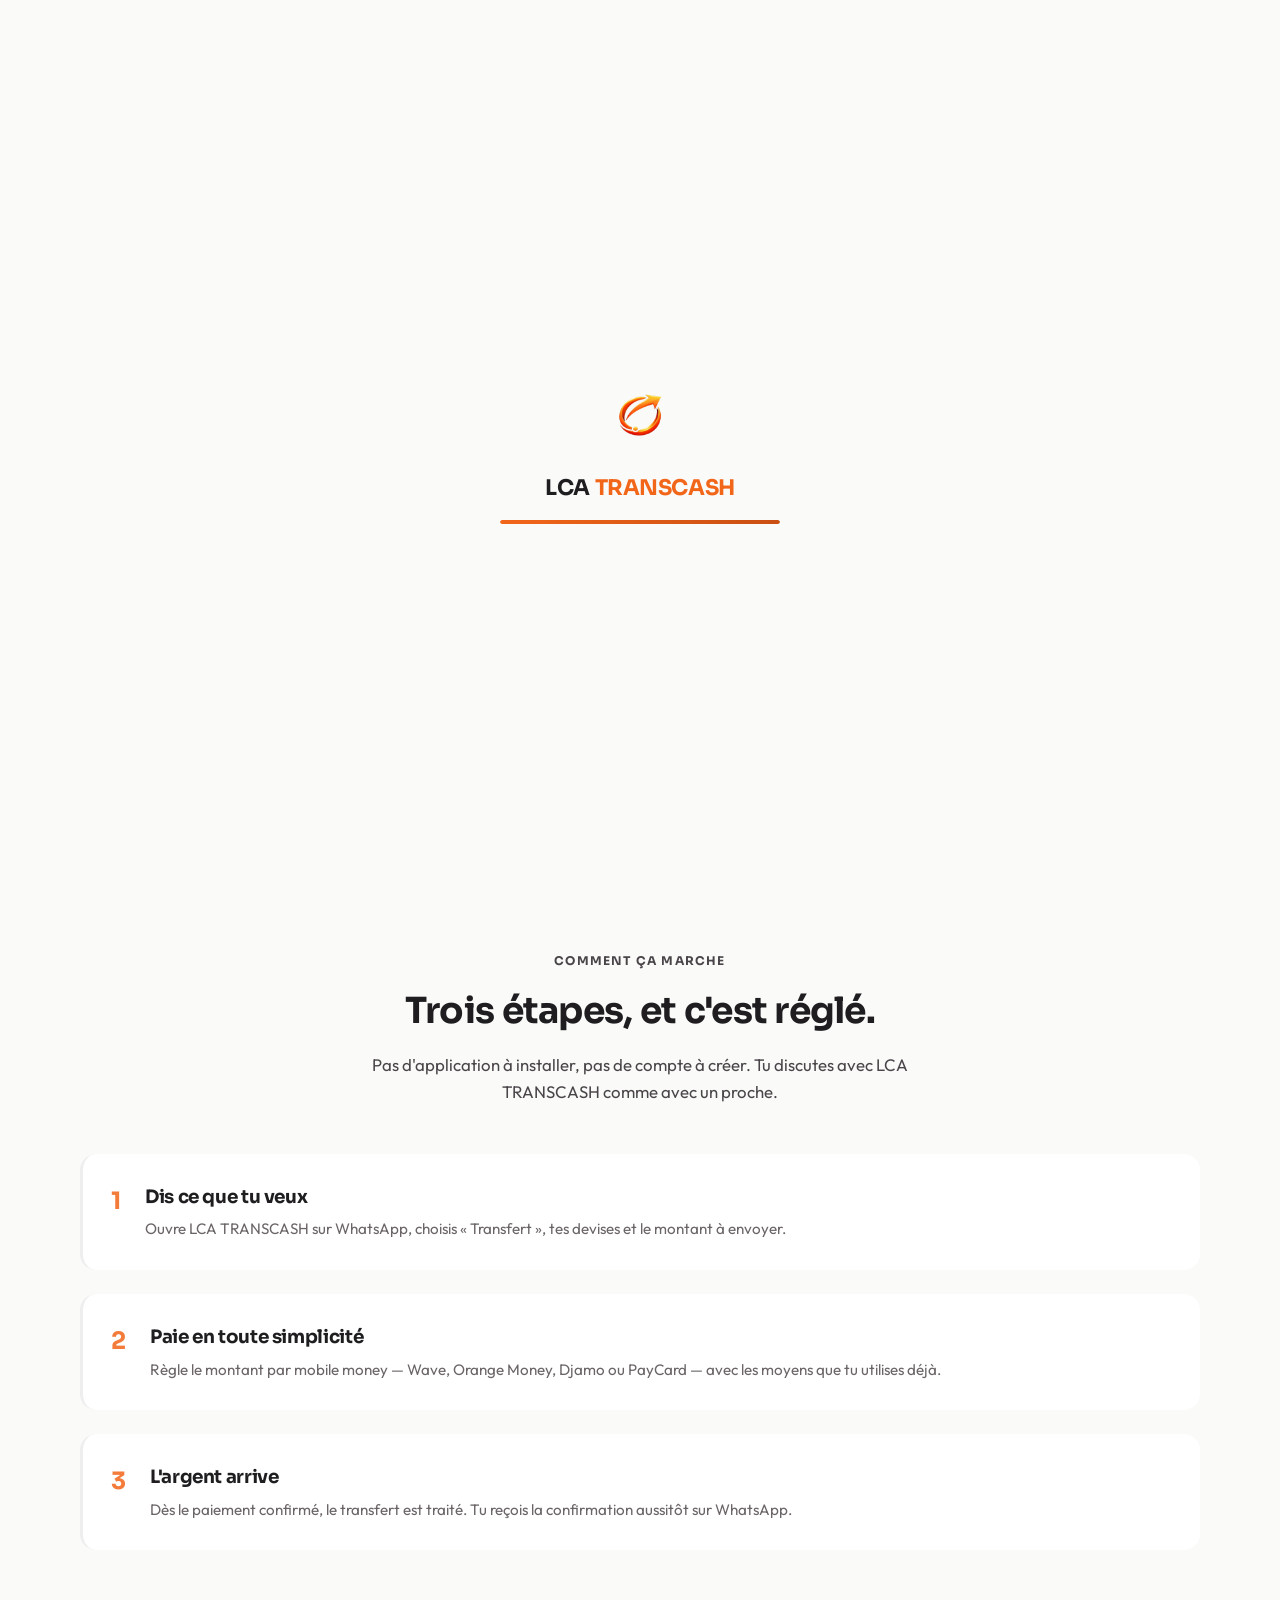
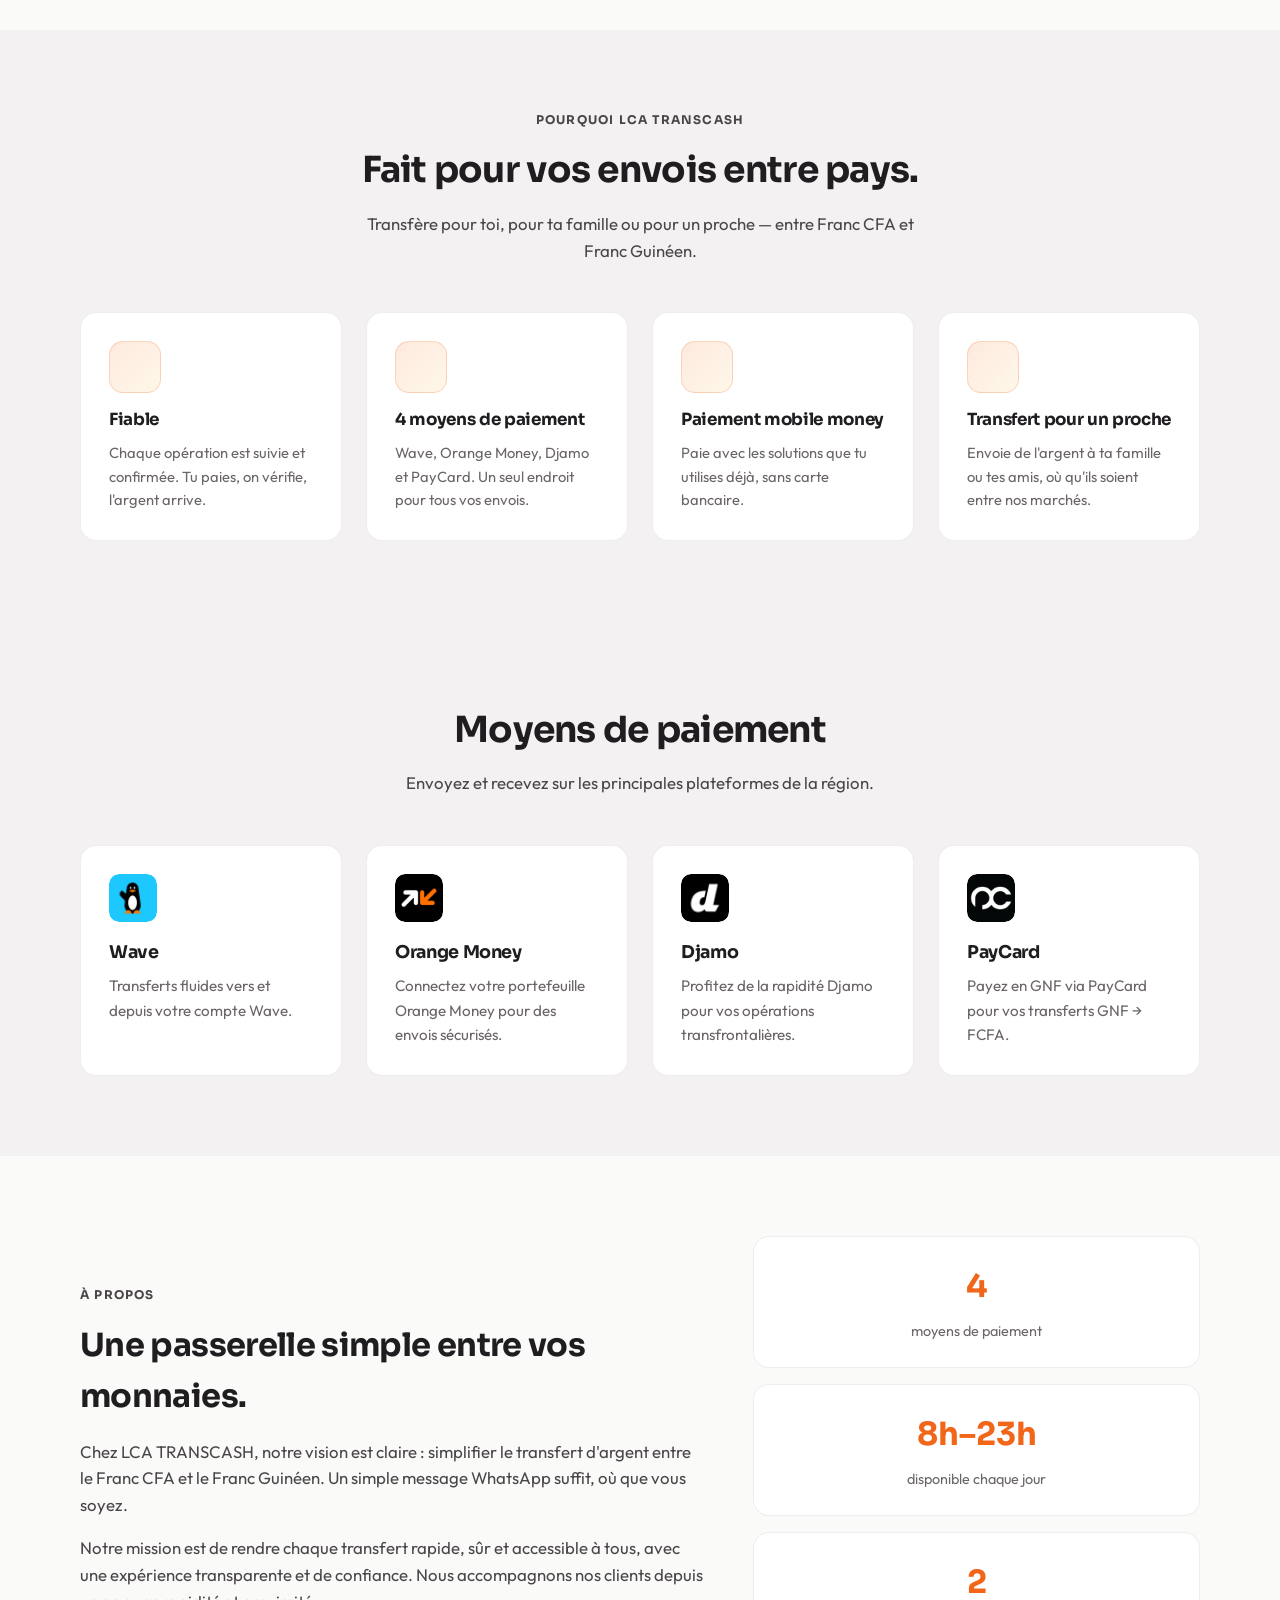
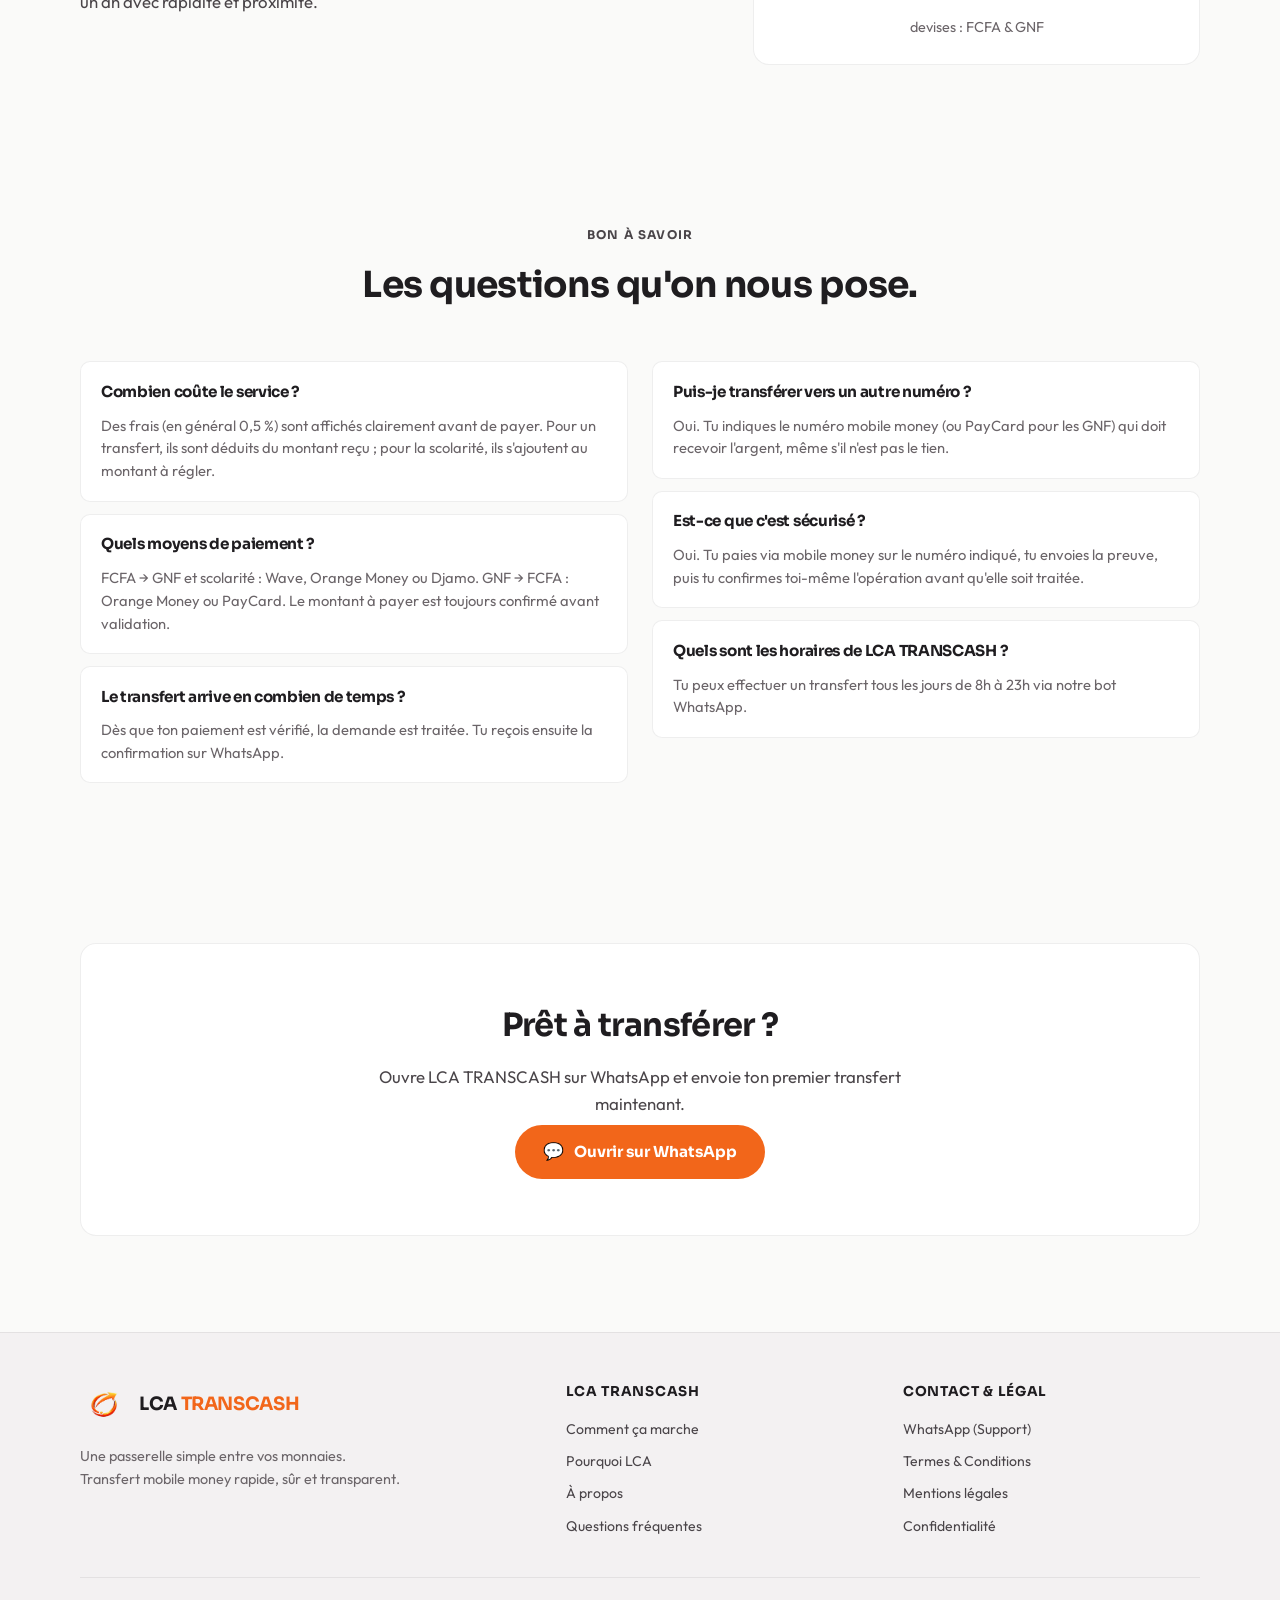
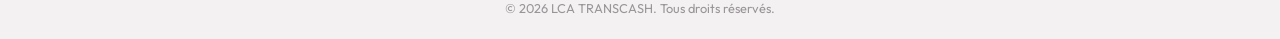
<file: index.html>
<!DOCTYPE html>
<html lang="fr">
<head>
  <meta charset="UTF-8">
  <meta name="viewport" content="width=device-width, initial-scale=1.0">
  <meta name="color-scheme" content="light dark">
  <meta name="description" content="LCA TRANSCASH — Transfert d'argent entre Franc CFA et Franc Guinéen via Wave, Orange Money, Djamo et PayCard. Rapide, sûr et transparent sur WhatsApp.">
  <title>LCA TRANSCASH — Transfert mobile money sur WhatsApp</title>
  <link rel="preconnect" href="https://fonts.googleapis.com">
  <link rel="preconnect" href="https://fonts.gstatic.com" crossorigin>
  <link href="https://fonts.googleapis.com/css2?family=Sora:wght@400;600;700;800&family=Outfit:wght@300;400;500;600&display=swap" rel="stylesheet">
  <link rel="stylesheet" href="https://maxst.icons8.com/vue-static/landings/line-awesome/line-awesome/1.3.0/css/line-awesome.min.css">
  <script>
    (function () {
      var mq = window.matchMedia('(prefers-color-scheme: light)');
      function applyTheme() {
        document.documentElement.classList.toggle('theme-light', mq.matches);
      }
      applyTheme();
      mq.addEventListener('change', applyTheme);
    })();
  </script>
  <link rel="stylesheet" href="css/light.css" media="(prefers-color-scheme: light)">
  <link rel="stylesheet" href="css/styles.css" media="not (prefers-color-scheme: light)">
  <link rel="stylesheet" href="css/loader.css">
</head>
<body class="is-loading">
  <div id="page-loader" class="loader" aria-live="polite" aria-busy="true" aria-label="Chargement de LCA TRANSCASH">
    <div class="loader__inner">
      <img src="assets/trans.png" alt="" class="loader__logo" width="80" height="80">
      <p class="loader__name">LCA <span class="loader__accent">TRANSCASH</span></p>
      <div class="loader__bar" role="progressbar" aria-valuemin="0" aria-valuemax="100" aria-valuenow="0">
        <span class="loader__bar-fill"></span>
      </div>
    </div>
  </div>

  <div class="bg-shapes" aria-hidden="true">
    <span class="shape shape--1"></span>
    <span class="shape shape--2"></span>
  </div>

  <header class="header">
    <div class="container header__inner">
      <a href="#" class="logo" aria-label="LCA TRANSCASH — Accueil">
        <img src="assets/trans.png" alt="" class="logo__mark" width="56" height="56">
        <span class="logo__text">LCA <span class="logo__accent">TRANSCASH</span></span>
      </a>
      <button class="nav-toggle" aria-label="Ouvrir le menu" aria-expanded="false">
        <span></span><span></span><span></span>
      </button>
      <nav class="nav" aria-label="Navigation principale">
        <div class="nav__links">
          <a href="#comment">Comment ça marche</a>
          <a href="#pourquoi">Pourquoi LCA</a>
          <a href="#apropos">À propos</a>
          <a href="#faq">Questions</a>
        </div>
        <a href="#pret-a-transferer" class="nav__cta">Transférer maintenant</a>
      </nav>
    </div>
  </header>

  <main>
    <section class="hero">
      <div class="container hero__grid">
        <div class="hero__content">
          <p class="badge">Disponible sur WhatsApp · 8h–23h</p>
          <h1>Échangez vos devises FCFA / GNF <span class="gradient-text">en toute simplicité.</span></h1>
          <p class="hero__lead">
            Transfert FCFA ↔ GNF via Wave, Orange Money, Djamo et PayCard. Tu choisis, tu paies, c'est livré aussitôt.
          </p>
          <div class="hero__actions">
            <a
              href="https://wa.me/2250715877715?text=Bonjour%20LCA"
              class="btn btn--primary"
              data-wa-bot
              target="_blank"
              rel="noopener noreferrer"
            >
              <span class="btn__icon btn__icon--emoji" aria-hidden="true">💬</span>
              Ouvrir sur WhatsApp
            </a>
            <a href="#comment" class="btn btn--ghost">Voir comment ça marche</a>
          </div>
          <div class="networks">
            <span class="networks__label">Tous les moyens de paiement :</span>
            <div class="networks__list">
              <span class="network-pill">
                <img src="assets/wave1.jpg" alt="" width="20" height="20"> Wave
              </span>
              <span class="network-pill">
                <img src="assets/OM-logo.png" alt="" width="20" height="20"> Orange Money
              </span>
              <span class="network-pill">
                <img src="assets/djamo-logo.jpg" alt="" width="20" height="20"> Djamo
              </span>
              <span class="network-pill">
                <img src="assets/paycard.jpg" alt="" width="20" height="20"> PayCard
              </span>
            </div>
          </div>
        </div>

        <div class="hero__visual" aria-hidden="true">
          <div class="wa-phone" aria-hidden="true">
            <div class="wa-phone__halo" aria-hidden="true"></div>
            <div class="wa-phone__device">
              <span class="wa-phone__btn wa-phone__btn--silent" aria-hidden="true"></span>
              <span class="wa-phone__btn wa-phone__btn--vol-up" aria-hidden="true"></span>
              <span class="wa-phone__btn wa-phone__btn--vol-down" aria-hidden="true"></span>
              <span class="wa-phone__btn wa-phone__btn--power" aria-hidden="true"></span>

              <div class="wa-phone__screen">
                <div class="wa-top">
                  <div class="wa-status-bar">
                    <span class="wa-status-bar__time">09:41</span>
                    <span class="wa-status-bar__island"></span>
                    <span class="wa-status-bar__icons">
                      <svg class="wa-status-bar__signal" viewBox="0 0 15 11" aria-hidden="true">
                        <rect x="0.5" y="7.5" width="2" height="3.5" rx="0.4" fill="currentColor"/>
                        <rect x="4" y="5" width="2" height="6" rx="0.4" fill="currentColor"/>
                        <rect x="7.5" y="2.8" width="2" height="8.2" rx="0.4" fill="currentColor"/>
                        <rect x="11" y="1" width="2" height="10" rx="0.4" fill="currentColor"/>
                      </svg>
                      <svg class="wa-status-bar__wifi" viewBox="0 0 15 11" aria-hidden="true">
                        <path fill="currentColor" d="M7.5 2.9c-2.7 0-5.2 1-7 2.7l.95.95c1.6-1.5 3.7-2.3 6.05-2.3s4.45.8 6.05 2.3l.95-.95c-1.8-1.7-4.3-2.7-7-2.7z"/>
                        <path fill="currentColor" d="M7.5 5.6c-1.7 0-3.2.65-4.3 1.75l.95.95c.95-.95 2.15-1.4 3.35-1.4s2.4.45 3.35 1.4l.95-.95c-1.1-1.1-2.6-1.75-4.3-1.75z"/>
                        <path fill="currentColor" d="M7.5 8c-.85 0-1.6.35-2.15.85l1.05 1.05c.28-.28.65-.45 1.1-.45s.82.17 1.1.45l1.05-1.05c-.55-.5-1.3-.85-2.15-.85z"/>
                        <circle cx="7.5" cy="10.1" r="0.85" fill="currentColor"/>
                      </svg>
                      <svg class="wa-status-bar__battery" viewBox="0 0 28 13" aria-hidden="true"><rect x="1" y="1" width="22" height="11" rx="2.5" fill="none" stroke="currentColor" stroke-width="1.2"/><rect x="24" y="4" width="2.5" height="5" rx="1" fill="currentColor" opacity="0.45"/><rect x="2.5" y="2.5" width="16" height="8" rx="1.5" fill="currentColor"/></svg>
                    </span>
                  </div>

                  <header class="wa-chat__header">
                    <span class="wa-chat__back" aria-hidden="true">
                      <svg viewBox="0 0 24 24" width="22" height="22" fill="currentColor"><path d="M15.41 7.41 14 6l-6 6 6 6 1.41-1.41L10.83 12z"/></svg>
                    </span>
                    <div class="wa-chat__avatar-wrap">
                      <img src="assets/logo.png" alt="" class="wa-chat__avatar" width="36" height="36">
                    </div>
                    <div class="wa-chat__info">
                      <strong>LCA TRANSCASH</strong>
                      <span class="wa-chat__status">compte professionnel · 8h–23h</span>
                    </div>
                    <div class="wa-chat__actions" aria-hidden="true">
                      <svg viewBox="0 0 24 24" width="20" height="20" fill="currentColor"><path d="M15.5 14h-.79l-.28-.27a6.47 6.47 0 0 0 1.48-5.34 6.49 6.49 0 1 0-6.49 6.49 6.47 6.47 0 0 0 5.34-1.48l.27.28v.79l4.25 4.25a1 1 0 0 0 1.42-1.42L15.5 14zm-6 0a4.5 4.5 0 1 1 0-9 4.5 4.5 0 0 1 0 9z"/></svg>
                      <svg viewBox="0 0 24 24" width="20" height="20" fill="currentColor"><path d="M17 10.5V7a1 1 0 0 0-1-1H4a1 1 0 0 0-1 1v10a1 1 0 0 0 1 1h12a1 1 0 0 0 1-1v-3.5l4 4v-11l-4 4z"/></svg>
                      <svg viewBox="0 0 24 24" width="20" height="20" fill="currentColor"><path d="M12 8a2 2 0 1 0 0-4 2 2 0 0 0 0 4zm0 2a2 2 0 1 0 0 4 2 2 0 0 0 0-4zm0 6a2 2 0 1 0 0 4 2 2 0 0 0 0-4z"/></svg>
                    </div>
                  </header>
                </div>

                <div class="wa-chat__body">
                  <p class="wa-chat__encrypted">
                    <svg viewBox="0 0 16 16" width="12" height="12" aria-hidden="true"><path fill="currentColor" d="M8 1a3 3 0 0 0-3 3v2H4a1 1 0 0 0-1 1v7a1 1 0 0 0 1 1h8a1 1 0 0 0 1-1V7a1 1 0 0 0-1-1h-1V4a3 3 0 0 0-3-3zm-1 5V4a1 1 0 1 1 2 0v2H7z"/></svg>
                    Messages chiffrés de bout en bout
                  </p>

                  <div class="wa-chat__date"><span>Aujourd'hui</span></div>

                  <div class="wa-typing" aria-hidden="true">
                    <div class="wa-typing__bubble">
                      <span></span><span></span><span></span>
                    </div>
                  </div>
                </div>

                <footer class="wa-chat__footer" aria-hidden="true">
                  <span class="wa-chat__emoji">
                    <svg viewBox="0 0 24 24" width="22" height="22" fill="none" stroke="currentColor" stroke-width="1.8"><circle cx="12" cy="12" r="9"/><path d="M8 14s1.5 2 4 2 4-2 4-2"/><circle cx="9" cy="10" r="1" fill="currentColor" stroke="none"/><circle cx="15" cy="10" r="1" fill="currentColor" stroke="none"/></svg>
                  </span>
                  <span class="wa-chat__input">Message</span>
                  <span class="wa-chat__attach">
                    <svg viewBox="0 0 24 24" width="20" height="20" fill="currentColor"><path d="M16.5 6.5v8a4.5 4.5 0 0 1-9 0v-9a3 3 0 0 1 6 0v7.5a1.5 1.5 0 0 1-3 0V7h-1.5v6a3 3 0 1 0 6 0v-7.5a4.5 4.5 0 0 0-9 0v9a6 6 0 0 0 12 0v-8.5H16.5z"/></svg>
                  </span>
                  <span class="wa-chat__mic">
                    <svg viewBox="0 0 24 24" width="22" height="22" fill="currentColor"><path d="M12 14a3 3 0 0 0 3-3V5a3 3 0 1 0-6 0v6a3 3 0 0 0 3 3zm5-3a5 5 0 0 1-10 0H5a7 7 0 0 0 6 6.92V21h2v-3.08A7 7 0 0 0 19 11h-2z"/></svg>
                  </span>
                </footer>

                <div class="wa-home-bar" aria-hidden="true"></div>
              </div>
            </div>
          </div>
        </div>
      </div>
    </section>

    <section id="comment" class="section steps">
      <div class="container">
        <div class="section__head section__head--center">
          <p class="section__eyebrow">Comment ça marche</p>
          <h2>Trois étapes, et c'est réglé.</h2>
          <p class="section__sub">Pas d'application à installer, pas de compte à créer. Tu discutes avec LCA TRANSCASH comme avec un proche.</p>
        </div>
        <ol class="steps__list">
          <li class="step">
            <span class="step__num">1</span>
            <div>
              <h3>Dis ce que tu veux</h3>
              <p>Ouvre LCA TRANSCASH sur WhatsApp, choisis « Transfert », tes devises et le montant à envoyer.</p>
            </div>
          </li>
          <li class="step">
            <span class="step__num">2</span>
            <div>
              <h3>Paie en toute simplicité</h3>
              <p>Règle le montant par mobile money — Wave, Orange Money, Djamo ou PayCard — avec les moyens que tu utilises déjà.</p>
            </div>
          </li>
          <li class="step">
            <span class="step__num">3</span>
            <div>
              <h3>L'argent arrive</h3>
              <p>Dès le paiement confirmé, le transfert est traité. Tu reçois la confirmation aussitôt sur WhatsApp.</p>
            </div>
          </li>
        </ol>
      </div>
    </section>

    <section id="pourquoi" class="section benefits">
      <div class="container">
        <div class="section__head section__head--center">
          <p class="section__eyebrow">Pourquoi LCA TRANSCASH</p>
          <h2>Fait pour vos envois entre pays.</h2>
          <p class="section__sub">Transfère pour toi, pour ta famille ou pour un proche — entre Franc CFA et Franc Guinéen.</p>
        </div>
        <div class="benefits__grid">
          <article class="benefit-card">
            <span class="benefit-card__icon" aria-hidden="true">
              <i class="las la-shield-alt"></i>
            </span>
            <h3>Fiable</h3>
            <p>Chaque opération est suivie et confirmée. Tu paies, on vérifie, l'argent arrive.</p>
          </article>
          <article class="benefit-card">
            <span class="benefit-card__icon" aria-hidden="true">
              <i class="las la-credit-card"></i>
            </span>
            <h3>4 moyens de paiement</h3>
            <p>Wave, Orange Money, Djamo et PayCard. Un seul endroit pour tous vos envois.</p>
          </article>
          <article class="benefit-card">
            <span class="benefit-card__icon" aria-hidden="true">
              <i class="las la-wallet"></i>
            </span>
            <h3>Paiement mobile money</h3>
            <p>Paie avec les solutions que tu utilises déjà, sans carte bancaire.</p>
          </article>
          <article class="benefit-card">
            <span class="benefit-card__icon" aria-hidden="true">
              <i class="las la-heart"></i>
            </span>
            <h3>Transfert pour un proche</h3>
            <p>Envoie de l'argent à ta famille ou tes amis, où qu'ils soient entre nos marchés.</p>
          </article>
        </div>
      </div>
    </section>

    <section id="services" class="section services">
      <div class="container">
        <div class="section__head section__head--center">
          <h2>Moyens de paiement</h2>
          <p class="section__sub">Envoyez et recevez sur les principales plateformes de la région.</p>
        </div>
        <div class="cards cards--4">
          <article class="card">
            <div class="card__icon card__icon--wave">
              <img src="assets/wave1.jpg" alt="Wave" width="48" height="48">
            </div>
            <h3>Wave</h3>
            <p>Transferts fluides vers et depuis votre compte Wave.</p>
          </article>
          <article class="card">
            <div class="card__icon card__icon--orange">
              <img src="assets/OM-logo.png" alt="Orange Money" width="48" height="48">
            </div>
            <h3>Orange Money</h3>
            <p>Connectez votre portefeuille Orange Money pour des envois sécurisés.</p>
          </article>
          <article class="card">
            <div class="card__icon card__icon--djamo">
              <img src="assets/djamo-logo.jpg" alt="Djamo" width="48" height="48">
            </div>
            <h3>Djamo</h3>
            <p>Profitez de la rapidité Djamo pour vos opérations transfrontalières.</p>
          </article>
          <article class="card">
            <div class="card__icon card__icon--paycard">
              <img src="assets/paycard.jpg" alt="PayCard" width="48" height="48">
            </div>
            <h3>PayCard</h3>
            <p>Payez en GNF via PayCard pour vos transferts GNF → FCFA.</p>
          </article>
        </div>
      </div>
    </section>

    <section id="apropos" class="section about">
      <div class="container about__grid">
        <div class="about__content">
          <p class="section__eyebrow">À propos</p>
          <h2>Une passerelle simple entre vos monnaies.</h2>
          <p>
            Chez LCA TRANSCASH, notre vision est claire : simplifier le transfert d'argent entre le Franc CFA et le Franc Guinéen.
            Un simple message WhatsApp suffit, où que vous soyez.
          </p>
          <p>
            Notre mission est de rendre chaque transfert rapide, sûr et accessible à tous, avec une expérience transparente et de confiance.
            Nous accompagnons nos clients depuis un an avec rapidité et proximité.
          </p>
        </div>
        <div class="stats">
          <div class="stat">
            <strong>4</strong>
            <span>moyens de paiement</span>
          </div>
          <div class="stat">
            <strong>8h–23h</strong>
            <span>disponible chaque jour</span>
          </div>
          <div class="stat">
            <strong>2</strong>
            <span>devises : FCFA & GNF</span>
          </div>
        </div>
      </div>
    </section>

    <section id="faq" class="section faq">
      <div class="container">
        <div class="section__head section__head--center">
          <p class="section__eyebrow">Bon à savoir</p>
          <h2>Les questions qu'on nous pose.</h2>
        </div>
        <div class="faq__grid">
          <div class="faq__col faq__col--service">
            <article class="faq__item">
              <h3 class="faq__question">Combien coûte le service ?</h3>
              <p>Des frais (en général 0,5 %) sont affichés clairement avant de payer. Pour un transfert, ils sont déduits du montant reçu ; pour la scolarité, ils s'ajoutent au montant à régler.</p>
            </article>
            <article class="faq__item">
              <h3 class="faq__question">Quels moyens de paiement ?</h3>
              <p>FCFA → GNF et scolarité : Wave, Orange Money ou Djamo. GNF → FCFA : Orange Money ou PayCard. Le montant à payer est toujours confirmé avant validation.</p>
            </article>
            <article class="faq__item">
              <h3 class="faq__question">Le transfert arrive en combien de temps ?</h3>
              <p>Dès que ton paiement est vérifié, la demande est traitée. Tu reçois ensuite la confirmation sur WhatsApp.</p>
            </article>
          </div>

          <div class="faq__col faq__col--pratique">
            <article class="faq__item">
              <h3 class="faq__question">Puis-je transférer vers un autre numéro ?</h3>
              <p>Oui. Tu indiques le numéro mobile money (ou PayCard pour les GNF) qui doit recevoir l'argent, même s'il n'est pas le tien.</p>
            </article>
            <article class="faq__item">
              <h3 class="faq__question">Est-ce que c'est sécurisé ?</h3>
              <p>Oui. Tu paies via mobile money sur le numéro indiqué, tu envoies la preuve, puis tu confirmes toi-même l'opération avant qu'elle soit traitée.</p>
            </article>
            <article class="faq__item">
              <h3 class="faq__question">Quels sont les horaires de LCA TRANSCASH ?</h3>
              <p>Tu peux effectuer un transfert tous les jours de 8h à 23h via notre bot WhatsApp.</p>
            </article>
          </div>
        </div>
      </div>
    </section>

    <section id="pret-a-transferer" class="section cta">
      <div class="container cta__inner">
        <div class="cta__content">
          <h2>Prêt à transférer ?</h2>
          <p>Ouvre LCA TRANSCASH sur WhatsApp et envoie ton premier transfert maintenant.</p>
          <a
            href="https://wa.me/2250715877715?text=Bonjour%20LCA"
            class="btn btn--primary btn--whatsapp"
            data-wa-bot
            target="_blank"
            rel="noopener noreferrer"
          >
            <span class="btn__icon btn__icon--emoji" aria-hidden="true">💬</span>
            Ouvrir sur WhatsApp
          </a>
        </div>
      </div>
    </section>
  </main>

  <footer class="footer">
    <div class="container footer__grid">
      <div class="footer__brand">
        <a href="#" class="logo logo--footer" aria-label="LCA TRANSCASH — Accueil">
          <img src="assets/trans.png" alt="" class="logo__mark" width="48" height="48">
          <span class="logo__text">LCA <span class="logo__accent">TRANSCASH</span></span>
        </a>
        <p>Une passerelle simple entre vos monnaies. Transfert mobile money rapide, sûr et transparent.</p>
      </div>
      <div class="footer__col">
        <h4>LCA TRANSCASH</h4>
        <nav aria-label="Liens navigation">
          <a href="#comment">Comment ça marche</a>
          <a href="#pourquoi">Pourquoi LCA</a>
          <a href="#apropos">À propos</a>
          <a href="#faq">Questions fréquentes</a>
        </nav>
      </div>
      <div class="footer__col">
        <h4>Contact & Légal</h4>
        <nav aria-label="Liens contact">
          <a href="https://wa.me/2250788062035?text=Bonjour%20LCA" data-wa-support target="_blank" rel="noopener noreferrer">WhatsApp (Support)</a>
          <a href="cgu.html">Termes & Conditions</a>
          <a href="mentions-legales.html">Mentions légales</a>
          <a href="confidentialite.html">Confidentialité</a>
        </nav>
      </div>
    </div>
    <div class="container footer__bottom">
      <p>&copy; 2026 LCA TRANSCASH. Tous droits réservés.</p>
    </div>
  </footer>

  <script src="js/site-config.js"></script>
  <script src="js/main.js"></script>
</body>
</html>
</file>
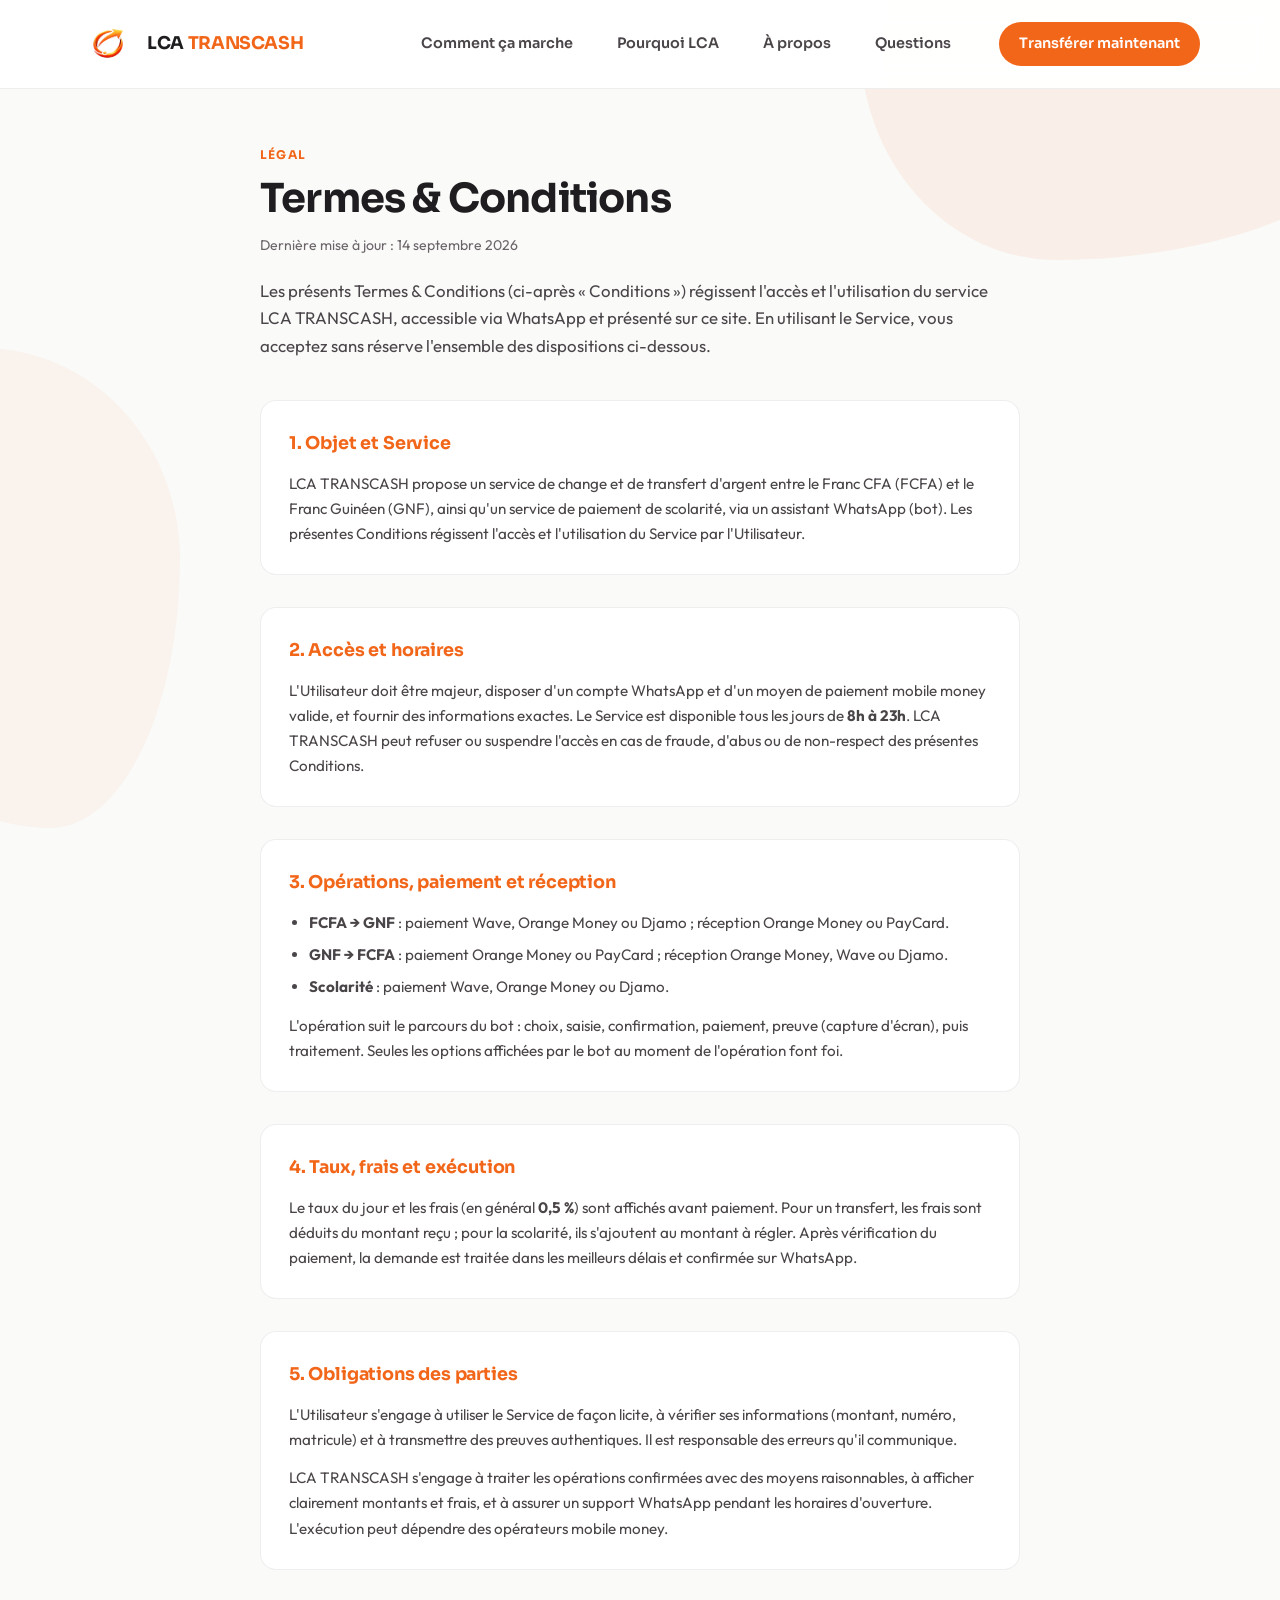
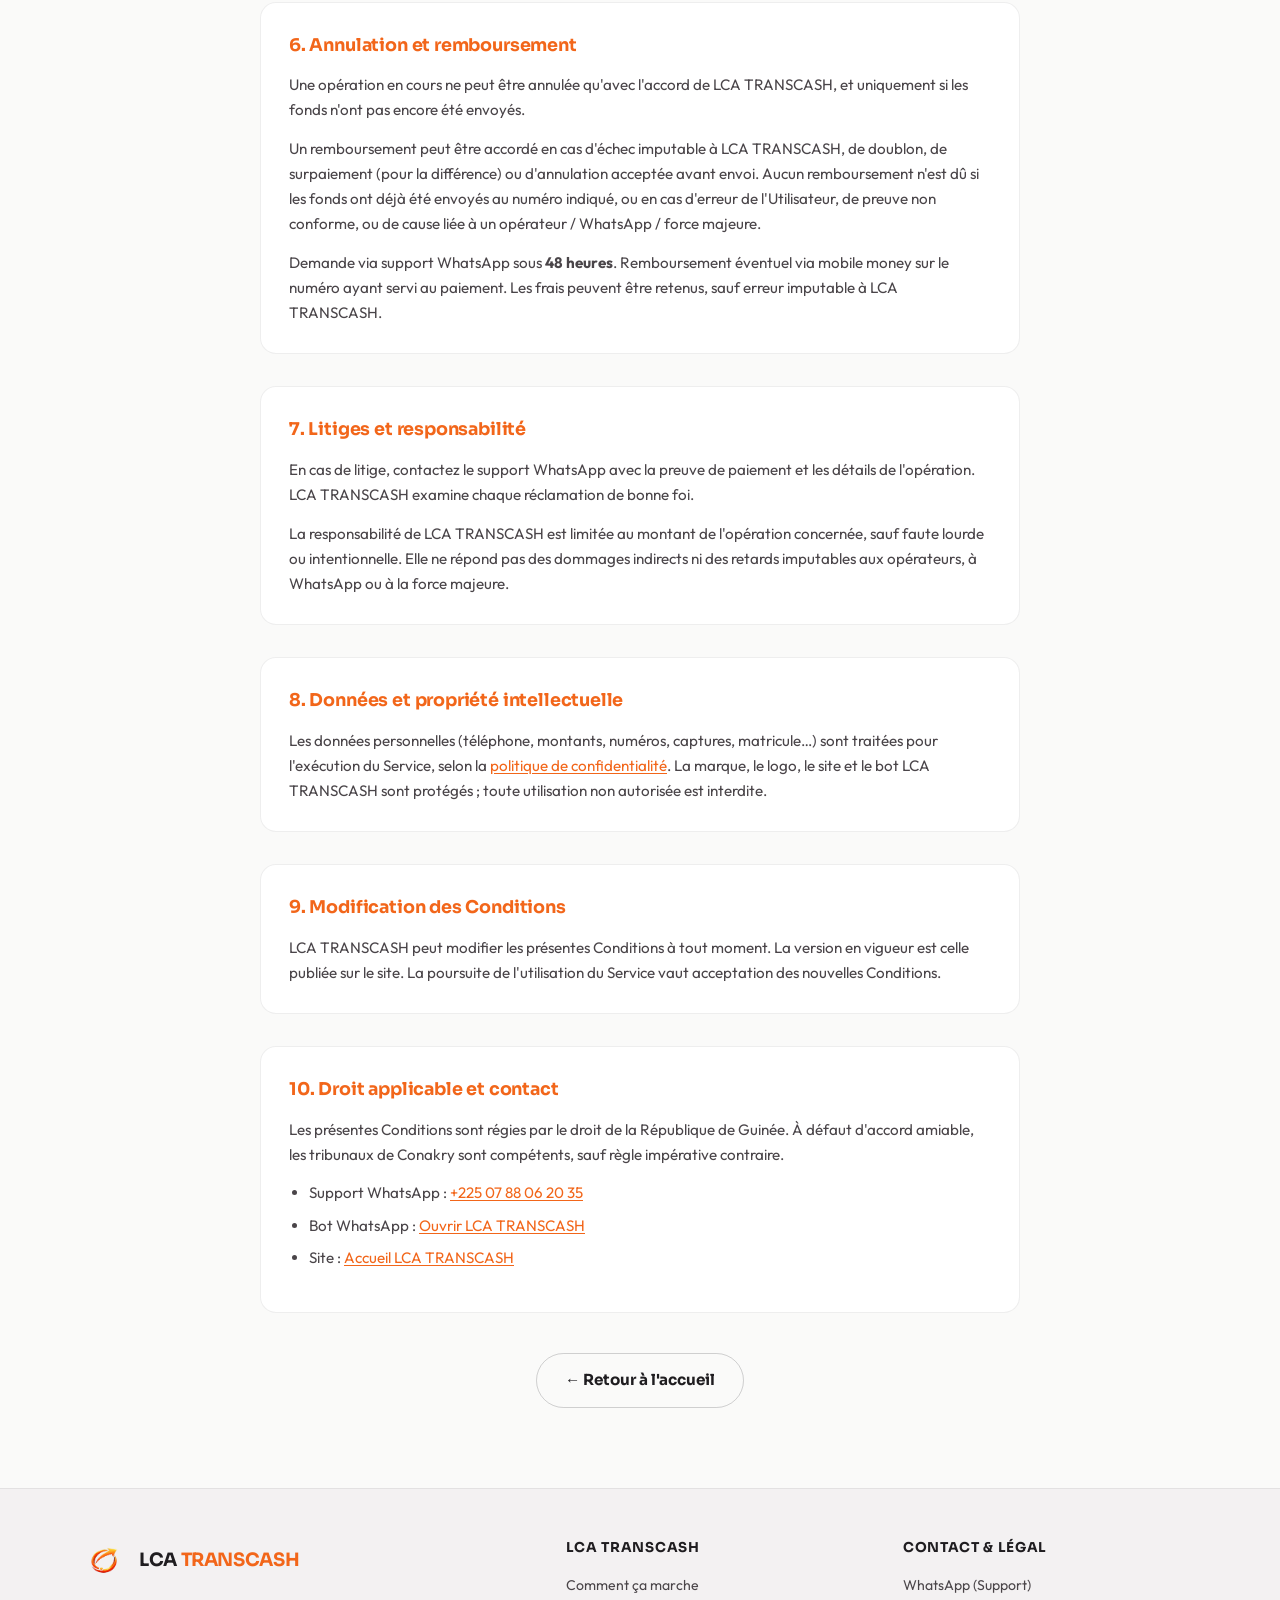
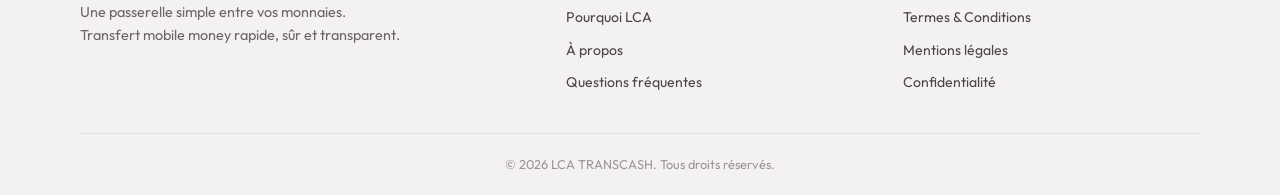
<file: cgu.html>
<!DOCTYPE html>
<html lang="fr">
<head>
  <meta charset="UTF-8">
  <meta name="viewport" content="width=device-width, initial-scale=1.0">
  <meta name="color-scheme" content="light dark">
  <meta name="description" content="Termes et Conditions d'utilisation de LCA TRANSCASH — change et transfert mobile money FCFA / GNF sur WhatsApp.">
  <title>Termes & Conditions — LCA TRANSCASH</title>
  <link rel="preconnect" href="https://fonts.googleapis.com">
  <link rel="preconnect" href="https://fonts.gstatic.com" crossorigin>
  <link href="https://fonts.googleapis.com/css2?family=Sora:wght@400;600;700;800&family=Outfit:wght@300;400;500;600&display=swap" rel="stylesheet">
  <script>
    (function () {
      var mq = window.matchMedia('(prefers-color-scheme: light)');
      function applyTheme() {
        document.documentElement.classList.toggle('theme-light', mq.matches);
      }
      applyTheme();
      mq.addEventListener('change', applyTheme);
    })();
  </script>
  <link rel="stylesheet" href="css/light.css" media="(prefers-color-scheme: light)">
  <link rel="stylesheet" href="css/styles.css" media="not (prefers-color-scheme: light)">
  <link rel="stylesheet" href="css/legal.css">
</head>
<body>
  <div class="bg-shapes" aria-hidden="true">
    <span class="shape shape--1"></span>
    <span class="shape shape--2"></span>
  </div>

  <header class="header">
    <div class="container header__inner">
      <a href="index.html" class="logo" aria-label="LCA TRANSCASH — Accueil">
        <img src="assets/trans.png" alt="" class="logo__mark" width="56" height="56">
        <span class="logo__text">LCA <span class="logo__accent">TRANSCASH</span></span>
      </a>
      <button class="nav-toggle" aria-label="Ouvrir le menu" aria-expanded="false">
        <span></span><span></span><span></span>
      </button>
      <nav class="nav" aria-label="Navigation principale">
        <div class="nav__links">
          <a href="index.html#comment">Comment ça marche</a>
          <a href="index.html#pourquoi">Pourquoi LCA</a>
          <a href="index.html#apropos">À propos</a>
          <a href="index.html#faq">Questions</a>
        </div>
        <a href="index.html#pret-a-transferer" class="nav__cta">Transférer maintenant</a>
      </nav>
    </div>
  </header>

  <main class="legal-page">
    <div class="container legal-page__inner">
      <header class="legal-page__head">
        <p class="section__eyebrow">Légal</p>
        <h1>Termes & Conditions</h1>
        <p class="legal-page__meta">Dernière mise à jour : 14 septembre 2026</p>
        <p class="legal-page__intro">
          Les présents Termes & Conditions (ci-après « Conditions ») régissent l'accès et l'utilisation
          du service LCA TRANSCASH, accessible via WhatsApp et présenté sur ce site.
          En utilisant le Service, vous acceptez sans réserve l'ensemble des dispositions ci-dessous.
        </p>
      </header>

      <article class="legal-doc">
        <section class="legal-doc__section">
          <h2>1. Objet et Service</h2>
          <p>
            LCA TRANSCASH propose un service de change et de transfert d'argent entre le Franc CFA (FCFA)
            et le Franc Guinéen (GNF), ainsi qu'un service de paiement de scolarité, via un assistant
            WhatsApp (bot). Les présentes Conditions régissent l'accès et l'utilisation du Service
            par l'Utilisateur.
          </p>
        </section>

        <section class="legal-doc__section">
          <h2>2. Accès et horaires</h2>
          <p>
            L'Utilisateur doit être majeur, disposer d'un compte WhatsApp et d'un moyen de paiement
            mobile money valide, et fournir des informations exactes. Le Service est disponible
            tous les jours de <strong>8h à 23h</strong>. LCA TRANSCASH peut refuser ou suspendre
            l'accès en cas de fraude, d'abus ou de non-respect des présentes Conditions.
          </p>
        </section>

        <section class="legal-doc__section">
          <h2>3. Opérations, paiement et réception</h2>
          <ul>
            <li><strong>FCFA → GNF</strong> : paiement Wave, Orange Money ou Djamo ; réception Orange Money ou PayCard.</li>
            <li><strong>GNF → FCFA</strong> : paiement Orange Money ou PayCard ; réception Orange Money, Wave ou Djamo.</li>
            <li><strong>Scolarité</strong> : paiement Wave, Orange Money ou Djamo.</li>
          </ul>
          <p>
            L'opération suit le parcours du bot : choix, saisie, confirmation, paiement,
            preuve (capture d'écran), puis traitement. Seules les options affichées par le bot
            au moment de l'opération font foi.
          </p>
        </section>

        <section class="legal-doc__section">
          <h2>4. Taux, frais et exécution</h2>
          <p>
            Le taux du jour et les frais (en général <strong>0,5 %</strong>) sont affichés avant paiement.
            Pour un transfert, les frais sont déduits du montant reçu ; pour la scolarité, ils s'ajoutent
            au montant à régler. Après vérification du paiement, la demande est traitée dans les meilleurs
            délais et confirmée sur WhatsApp.
          </p>
        </section>

        <section class="legal-doc__section">
          <h2>5. Obligations des parties</h2>
          <p>
            L'Utilisateur s'engage à utiliser le Service de façon licite, à vérifier ses informations
            (montant, numéro, matricule) et à transmettre des preuves authentiques. Il est responsable
            des erreurs qu'il communique.
          </p>
          <p>
            LCA TRANSCASH s'engage à traiter les opérations confirmées avec des moyens raisonnables,
            à afficher clairement montants et frais, et à assurer un support WhatsApp pendant les
            horaires d'ouverture. L'exécution peut dépendre des opérateurs mobile money.
          </p>
        </section>

        <section class="legal-doc__section">
          <h2>6. Annulation et remboursement</h2>
          <p>
            Une opération en cours ne peut être annulée qu'avec l'accord de LCA TRANSCASH, et uniquement
            si les fonds n'ont pas encore été envoyés.
          </p>
          <p>
            Un remboursement peut être accordé en cas d'échec imputable à LCA TRANSCASH, de doublon,
            de surpaiement (pour la différence) ou d'annulation acceptée avant envoi. Aucun remboursement
            n'est dû si les fonds ont déjà été envoyés au numéro indiqué, ou en cas d'erreur de l'Utilisateur,
            de preuve non conforme, ou de cause liée à un opérateur / WhatsApp / force majeure.
          </p>
          <p>
            Demande via support WhatsApp sous <strong>48 heures</strong>. Remboursement éventuel
            via mobile money sur le numéro ayant servi au paiement. Les frais peuvent être retenus,
            sauf erreur imputable à LCA TRANSCASH.
          </p>
        </section>

        <section class="legal-doc__section">
          <h2>7. Litiges et responsabilité</h2>
          <p>
            En cas de litige, contactez le support WhatsApp avec la preuve de paiement et les détails
            de l'opération. LCA TRANSCASH examine chaque réclamation de bonne foi.
          </p>
          <p>
            La responsabilité de LCA TRANSCASH est limitée au montant de l'opération concernée,
            sauf faute lourde ou intentionnelle. Elle ne répond pas des dommages indirects ni des
            retards imputables aux opérateurs, à WhatsApp ou à la force majeure.
          </p>
        </section>

        <section class="legal-doc__section">
          <h2>8. Données et propriété intellectuelle</h2>
          <p>
            Les données personnelles (téléphone, montants, numéros, captures, matricule…) sont traitées
            pour l'exécution du Service, selon la
            <a href="confidentialite.html">politique de confidentialité</a>.
            La marque, le logo, le site et le bot LCA TRANSCASH sont protégés ; toute utilisation
            non autorisée est interdite.
          </p>
        </section>

        <section class="legal-doc__section">
          <h2>9. Modification des Conditions</h2>
          <p>
            LCA TRANSCASH peut modifier les présentes Conditions à tout moment. La version en vigueur
            est celle publiée sur le site. La poursuite de l'utilisation du Service vaut acceptation
            des nouvelles Conditions.
          </p>
        </section>

        <section class="legal-doc__section">
          <h2>10. Droit applicable et contact</h2>
          <p>
            Les présentes Conditions sont régies par le droit de la République de Guinée.
            À défaut d'accord amiable, les tribunaux de Conakry sont compétents, sauf règle
            impérative contraire.
          </p>
          <ul>
            <li>
              Support WhatsApp :
              <a href="https://wa.me/2250788062035?text=Bonjour%20LCA" data-wa-support target="_blank" rel="noopener noreferrer">
                <span data-wa-support-display-full>+225 07 88 06 20 35</span>
              </a>
            </li>
            <li>Bot WhatsApp : <a href="https://wa.me/2250715877715?text=Bonjour%20LCA" data-wa-bot target="_blank" rel="noopener noreferrer">Ouvrir LCA TRANSCASH</a></li>
            <li>Site : <a href="index.html">Accueil LCA TRANSCASH</a></li>
          </ul>
        </section>
      </article>

      <p class="legal-page__back">
        <a href="index.html" class="btn btn--ghost">← Retour à l'accueil</a>
      </p>
    </div>
  </main>

  <footer class="footer">
    <div class="container footer__grid">
      <div class="footer__brand">
        <a href="index.html" class="logo logo--footer" aria-label="LCA TRANSCASH — Accueil">
          <img src="assets/trans.png" alt="" class="logo__mark" width="48" height="48">
          <span class="logo__text">LCA <span class="logo__accent">TRANSCASH</span></span>
        </a>
        <p>Une passerelle simple entre vos monnaies. Transfert mobile money rapide, sûr et transparent.</p>
      </div>
      <div class="footer__col">
        <h4>LCA TRANSCASH</h4>
        <nav aria-label="Liens navigation">
          <a href="index.html#comment">Comment ça marche</a>
          <a href="index.html#pourquoi">Pourquoi LCA</a>
          <a href="index.html#apropos">À propos</a>
          <a href="index.html#faq">Questions fréquentes</a>
        </nav>
      </div>
      <div class="footer__col">
        <h4>Contact & Légal</h4>
        <nav aria-label="Liens contact">
          <a href="https://wa.me/2250788062035?text=Bonjour%20LCA" data-wa-support target="_blank" rel="noopener noreferrer">WhatsApp (Support)</a>
          <a href="cgu.html" aria-current="page">Termes & Conditions</a>
          <a href="mentions-legales.html">Mentions légales</a>
          <a href="confidentialite.html">Confidentialité</a>
        </nav>
      </div>
    </div>
    <div class="container footer__bottom">
      <p>&copy; 2026 LCA TRANSCASH. Tous droits réservés.</p>
    </div>
  </footer>

  <script src="js/site-config.js"></script>
  <script src="js/main.js"></script>
</body>
</html>
</file>
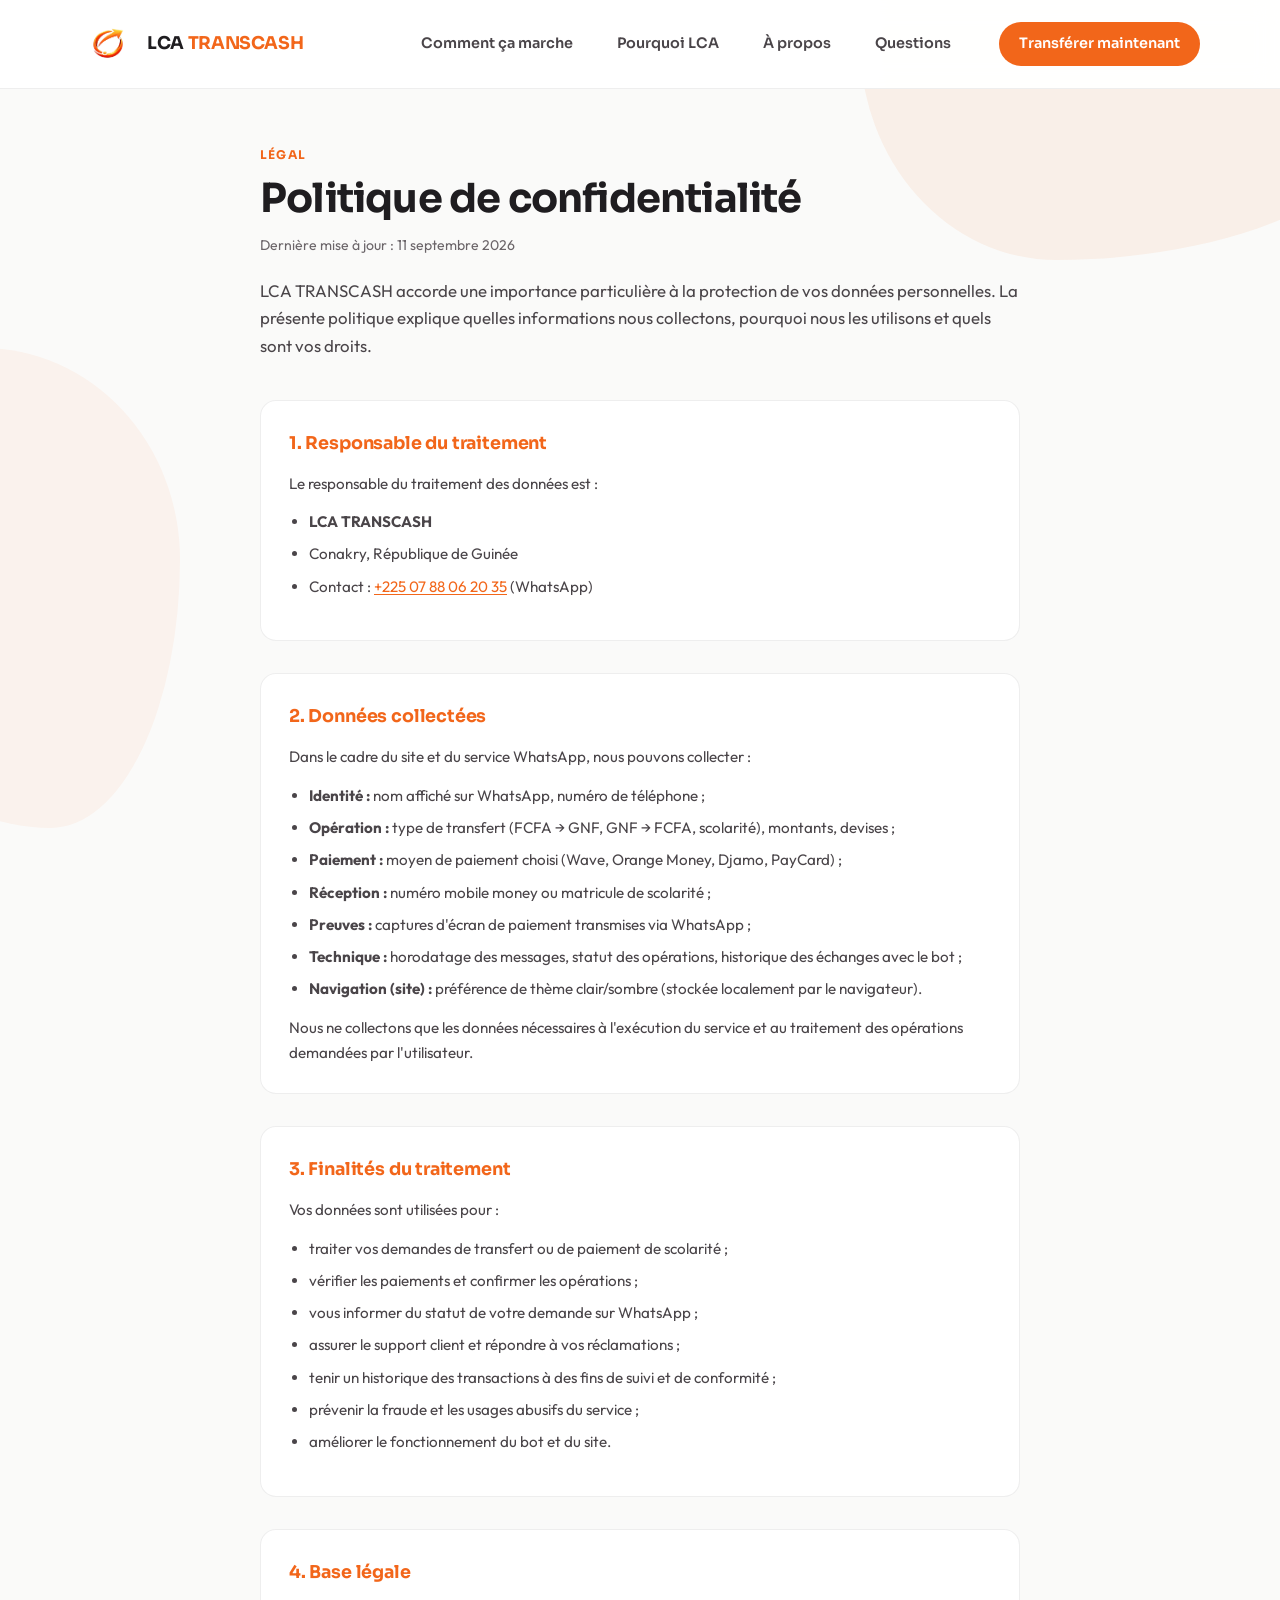
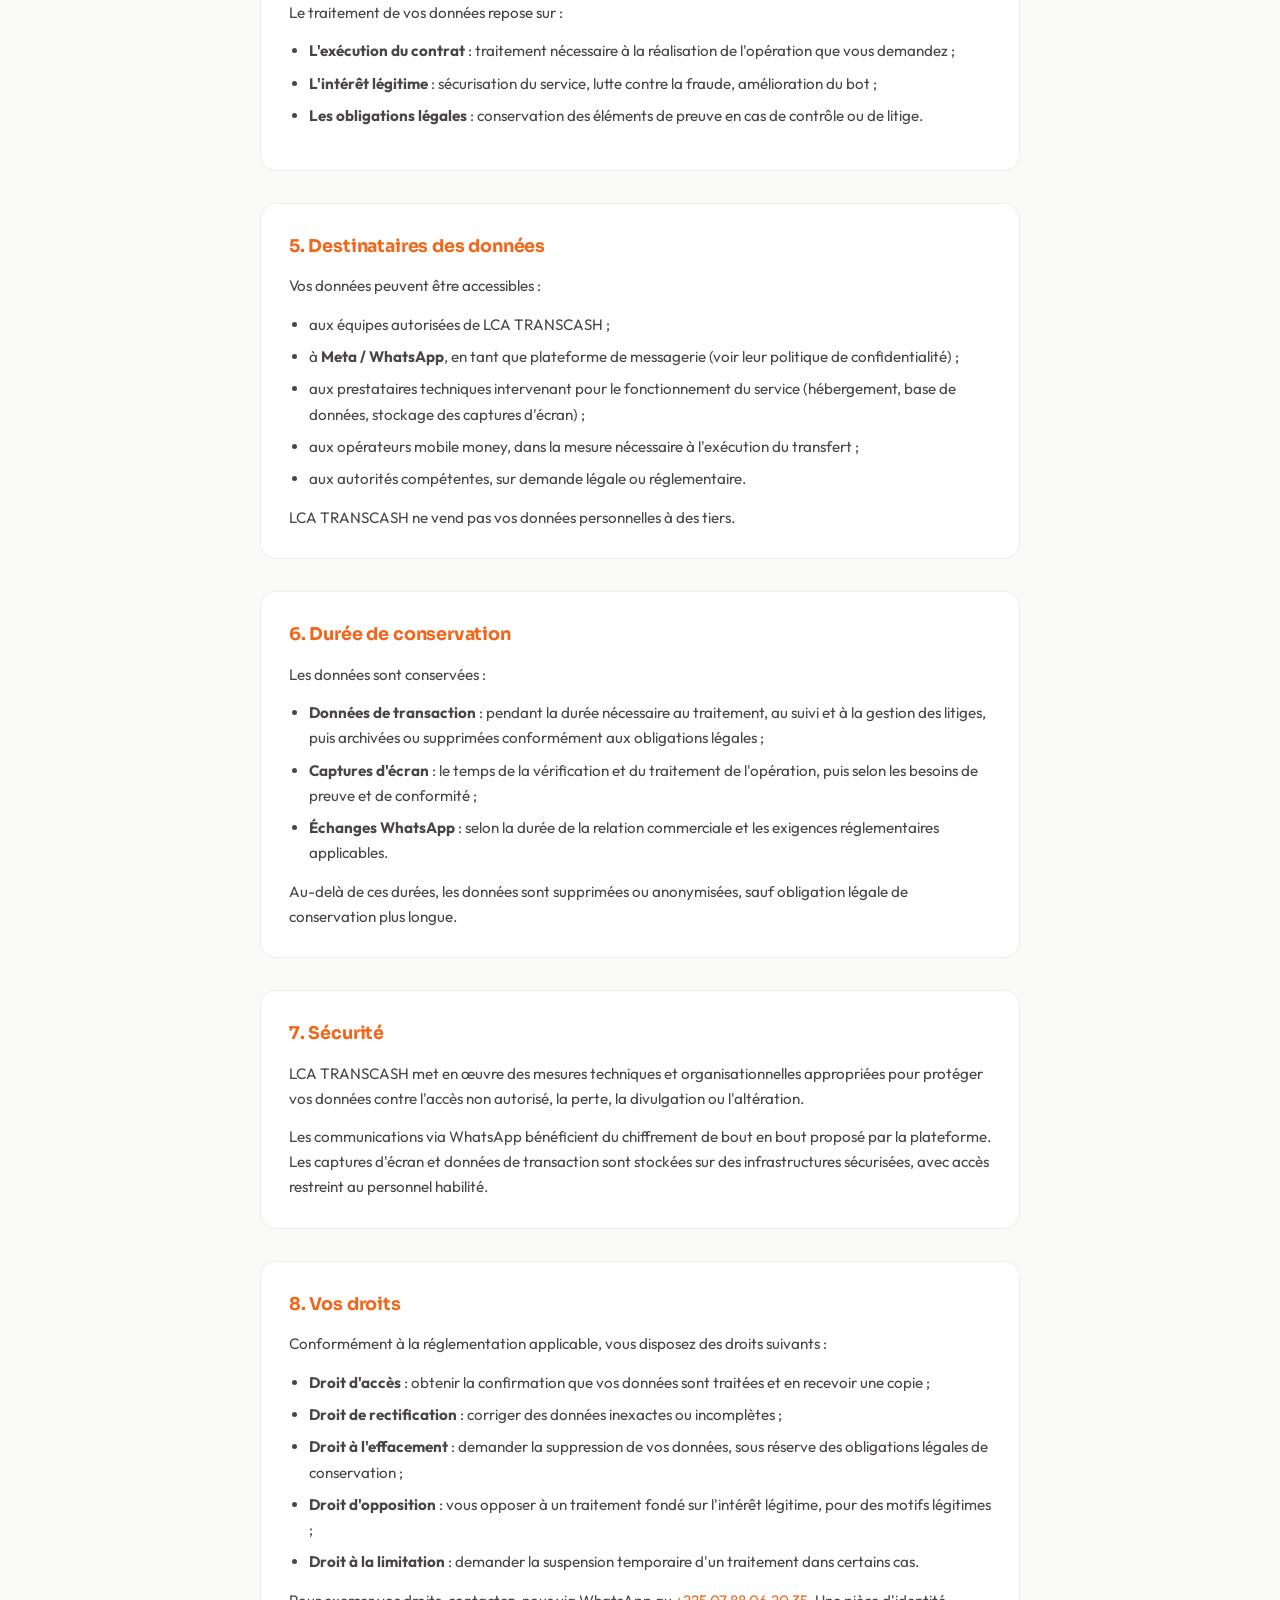
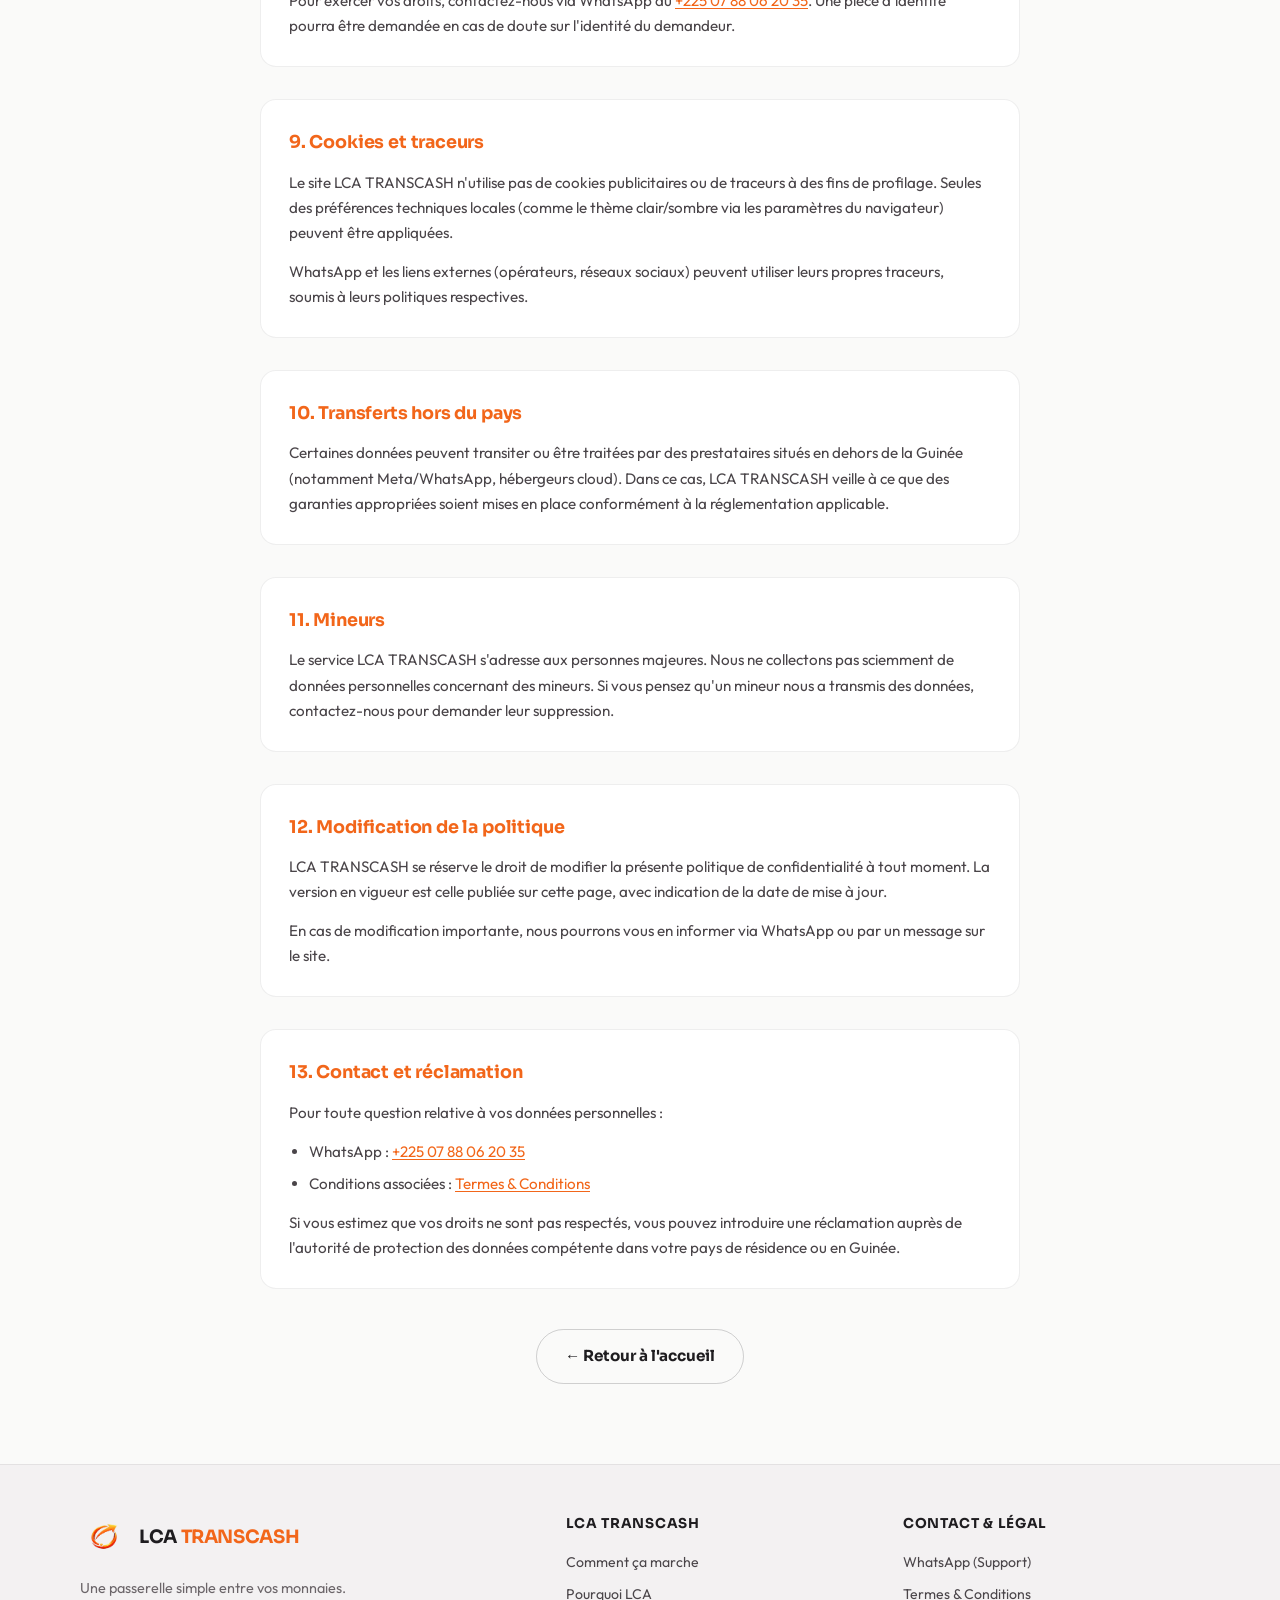
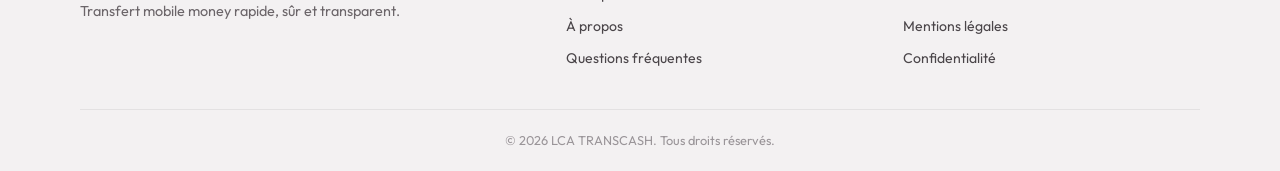
<file: confidentialite.html>
<!DOCTYPE html>
<html lang="fr">
<head>
  <meta charset="UTF-8">
  <meta name="viewport" content="width=device-width, initial-scale=1.0">
  <meta name="color-scheme" content="light dark">
  <meta name="description" content="Politique de confidentialité de LCA TRANSCASH — protection des données personnelles du service WhatsApp.">
  <title>Confidentialité — LCA TRANSCASH</title>
  <link rel="preconnect" href="https://fonts.googleapis.com">
  <link rel="preconnect" href="https://fonts.gstatic.com" crossorigin>
  <link href="https://fonts.googleapis.com/css2?family=Sora:wght@400;600;700;800&family=Outfit:wght@300;400;500;600&display=swap" rel="stylesheet">
  <script>
    (function () {
      var mq = window.matchMedia('(prefers-color-scheme: light)');
      function applyTheme() {
        document.documentElement.classList.toggle('theme-light', mq.matches);
      }
      applyTheme();
      mq.addEventListener('change', applyTheme);
    })();
  </script>
  <link rel="stylesheet" href="css/light.css" media="(prefers-color-scheme: light)">
  <link rel="stylesheet" href="css/styles.css" media="not (prefers-color-scheme: light)">
  <link rel="stylesheet" href="css/legal.css">
</head>
<body>
  <div class="bg-shapes" aria-hidden="true">
    <span class="shape shape--1"></span>
    <span class="shape shape--2"></span>
  </div>

  <header class="header">
    <div class="container header__inner">
      <a href="index.html" class="logo" aria-label="LCA TRANSCASH — Accueil">
        <img src="assets/trans.png" alt="" class="logo__mark" width="56" height="56">
        <span class="logo__text">LCA <span class="logo__accent">TRANSCASH</span></span>
      </a>
      <button class="nav-toggle" aria-label="Ouvrir le menu" aria-expanded="false">
        <span></span><span></span><span></span>
      </button>
      <nav class="nav" aria-label="Navigation principale">
        <div class="nav__links">
          <a href="index.html#comment">Comment ça marche</a>
          <a href="index.html#pourquoi">Pourquoi LCA</a>
          <a href="index.html#apropos">À propos</a>
          <a href="index.html#faq">Questions</a>
        </div>
        <a href="index.html#pret-a-transferer" class="nav__cta">Transférer maintenant</a>
      </nav>
    </div>
  </header>

  <main class="legal-page">
    <div class="container legal-page__inner">
      <header class="legal-page__head">
        <p class="section__eyebrow">Légal</p>
        <h1>Politique de confidentialité</h1>
        <p class="legal-page__meta">Dernière mise à jour : 11 septembre 2026</p>
        <p class="legal-page__intro">
          LCA TRANSCASH accorde une importance particulière à la protection de vos données
          personnelles. La présente politique explique quelles informations nous collectons,
          pourquoi nous les utilisons et quels sont vos droits.
        </p>
      </header>

      <article class="legal-doc">
        <section class="legal-doc__section">
          <h2>1. Responsable du traitement</h2>
          <p>Le responsable du traitement des données est :</p>
          <ul>
            <li><strong>LCA TRANSCASH</strong></li>
            <li>Conakry, République de Guinée</li>
            <li>Contact : <a href="https://wa.me/2250788062035?text=Bonjour%20LCA" data-wa-support target="_blank" rel="noopener noreferrer"><span data-wa-support-display-full>+225 07 88 06 20 35</span></a> (WhatsApp)</li>
          </ul>
        </section>

        <section class="legal-doc__section">
          <h2>2. Données collectées</h2>
          <p>Dans le cadre du site et du service WhatsApp, nous pouvons collecter :</p>
          <ul>
            <li><strong>Identité :</strong> nom affiché sur WhatsApp, numéro de téléphone ;</li>
            <li><strong>Opération :</strong> type de transfert (FCFA → GNF, GNF → FCFA, scolarité), montants, devises ;</li>
            <li><strong>Paiement :</strong> moyen de paiement choisi (Wave, Orange Money, Djamo, PayCard) ;</li>
            <li><strong>Réception :</strong> numéro mobile money ou matricule de scolarité ;</li>
            <li><strong>Preuves :</strong> captures d'écran de paiement transmises via WhatsApp ;</li>
            <li><strong>Technique :</strong> horodatage des messages, statut des opérations, historique des échanges avec le bot ;</li>
            <li><strong>Navigation (site) :</strong> préférence de thème clair/sombre (stockée localement par le navigateur).</li>
          </ul>
          <p>
            Nous ne collectons que les données nécessaires à l'exécution du service et au
            traitement des opérations demandées par l'utilisateur.
          </p>
        </section>

        <section class="legal-doc__section">
          <h2>3. Finalités du traitement</h2>
          <p>Vos données sont utilisées pour :</p>
          <ul>
            <li>traiter vos demandes de transfert ou de paiement de scolarité ;</li>
            <li>vérifier les paiements et confirmer les opérations ;</li>
            <li>vous informer du statut de votre demande sur WhatsApp ;</li>
            <li>assurer le support client et répondre à vos réclamations ;</li>
            <li>tenir un historique des transactions à des fins de suivi et de conformité ;</li>
            <li>prévenir la fraude et les usages abusifs du service ;</li>
            <li>améliorer le fonctionnement du bot et du site.</li>
          </ul>
        </section>

        <section class="legal-doc__section">
          <h2>4. Base légale</h2>
          <p>Le traitement de vos données repose sur :</p>
          <ul>
            <li><strong>L'exécution du contrat</strong> : traitement nécessaire à la réalisation de l'opération que vous demandez ;</li>
            <li><strong>L'intérêt légitime</strong> : sécurisation du service, lutte contre la fraude, amélioration du bot ;</li>
            <li><strong>Les obligations légales</strong> : conservation des éléments de preuve en cas de contrôle ou de litige.</li>
          </ul>
        </section>

        <section class="legal-doc__section">
          <h2>5. Destinataires des données</h2>
          <p>Vos données peuvent être accessibles :</p>
          <ul>
            <li>aux équipes autorisées de LCA TRANSCASH ;</li>
            <li>à <strong>Meta / WhatsApp</strong>, en tant que plateforme de messagerie (voir leur politique de confidentialité) ;</li>
            <li>aux prestataires techniques intervenant pour le fonctionnement du service (hébergement, base de données, stockage des captures d'écran) ;</li>
            <li>aux opérateurs mobile money, dans la mesure nécessaire à l'exécution du transfert ;</li>
            <li>aux autorités compétentes, sur demande légale ou réglementaire.</li>
          </ul>
          <p>
            LCA TRANSCASH ne vend pas vos données personnelles à des tiers.
          </p>
        </section>

        <section class="legal-doc__section">
          <h2>6. Durée de conservation</h2>
          <p>Les données sont conservées :</p>
          <ul>
            <li><strong>Données de transaction</strong> : pendant la durée nécessaire au traitement, au suivi et à la gestion des litiges, puis archivées ou supprimées conformément aux obligations légales ;</li>
            <li><strong>Captures d'écran</strong> : le temps de la vérification et du traitement de l'opération, puis selon les besoins de preuve et de conformité ;</li>
            <li><strong>Échanges WhatsApp</strong> : selon la durée de la relation commerciale et les exigences réglementaires applicables.</li>
          </ul>
          <p>
            Au-delà de ces durées, les données sont supprimées ou anonymisées, sauf obligation
            légale de conservation plus longue.
          </p>
        </section>

        <section class="legal-doc__section">
          <h2>7. Sécurité</h2>
          <p>
            LCA TRANSCASH met en œuvre des mesures techniques et organisationnelles appropriées
            pour protéger vos données contre l'accès non autorisé, la perte, la divulgation
            ou l'altération.
          </p>
          <p>
            Les communications via WhatsApp bénéficient du chiffrement de bout en bout proposé
            par la plateforme. Les captures d'écran et données de transaction sont stockées
            sur des infrastructures sécurisées, avec accès restreint au personnel habilité.
          </p>
        </section>

        <section class="legal-doc__section">
          <h2>8. Vos droits</h2>
          <p>Conformément à la réglementation applicable, vous disposez des droits suivants :</p>
          <ul>
            <li><strong>Droit d'accès</strong> : obtenir la confirmation que vos données sont traitées et en recevoir une copie ;</li>
            <li><strong>Droit de rectification</strong> : corriger des données inexactes ou incomplètes ;</li>
            <li><strong>Droit à l'effacement</strong> : demander la suppression de vos données, sous réserve des obligations légales de conservation ;</li>
            <li><strong>Droit d'opposition</strong> : vous opposer à un traitement fondé sur l'intérêt légitime, pour des motifs légitimes ;</li>
            <li><strong>Droit à la limitation</strong> : demander la suspension temporaire d'un traitement dans certains cas.</li>
          </ul>
          <p>
            Pour exercer vos droits, contactez-nous via WhatsApp au
            <a href="https://wa.me/2250788062035?text=Bonjour%20LCA" data-wa-support target="_blank" rel="noopener noreferrer"><span data-wa-support-display-full>+225 07 88 06 20 35</span></a>.
            Une pièce d'identité pourra être demandée en cas de doute sur l'identité du demandeur.
          </p>
        </section>

        <section class="legal-doc__section">
          <h2>9. Cookies et traceurs</h2>
          <p>
            Le site LCA TRANSCASH n'utilise pas de cookies publicitaires ou de traceurs
            à des fins de profilage. Seules des préférences techniques locales (comme le thème
            clair/sombre via les paramètres du navigateur) peuvent être appliquées.
          </p>
          <p>
            WhatsApp et les liens externes (opérateurs, réseaux sociaux) peuvent utiliser
            leurs propres traceurs, soumis à leurs politiques respectives.
          </p>
        </section>

        <section class="legal-doc__section">
          <h2>10. Transferts hors du pays</h2>
          <p>
            Certaines données peuvent transiter ou être traitées par des prestataires
            situés en dehors de la Guinée (notamment Meta/WhatsApp, hébergeurs cloud).
            Dans ce cas, LCA TRANSCASH veille à ce que des garanties appropriées soient
            mises en place conformément à la réglementation applicable.
          </p>
        </section>

        <section class="legal-doc__section">
          <h2>11. Mineurs</h2>
          <p>
            Le service LCA TRANSCASH s'adresse aux personnes majeures. Nous ne collectons
            pas sciemment de données personnelles concernant des mineurs. Si vous pensez
            qu'un mineur nous a transmis des données, contactez-nous pour demander leur suppression.
          </p>
        </section>

        <section class="legal-doc__section">
          <h2>12. Modification de la politique</h2>
          <p>
            LCA TRANSCASH se réserve le droit de modifier la présente politique de confidentialité
            à tout moment. La version en vigueur est celle publiée sur cette page, avec indication
            de la date de mise à jour.
          </p>
          <p>
            En cas de modification importante, nous pourrons vous en informer via WhatsApp
            ou par un message sur le site.
          </p>
        </section>

        <section class="legal-doc__section">
          <h2>13. Contact et réclamation</h2>
          <p>Pour toute question relative à vos données personnelles :</p>
          <ul>
            <li>WhatsApp : <a href="https://wa.me/2250788062035?text=Bonjour%20LCA" data-wa-support target="_blank" rel="noopener noreferrer"><span data-wa-support-display-full>+225 07 88 06 20 35</span></a></li>
            <li>Conditions associées : <a href="cgu.html">Termes & Conditions</a></li>
          </ul>
          <p>
            Si vous estimez que vos droits ne sont pas respectés, vous pouvez introduire
            une réclamation auprès de l'autorité de protection des données compétente
            dans votre pays de résidence ou en Guinée.
          </p>
        </section>
      </article>

      <p class="legal-page__back">
        <a href="index.html" class="btn btn--ghost">← Retour à l'accueil</a>
      </p>
    </div>
  </main>

  <footer class="footer">
    <div class="container footer__grid">
      <div class="footer__brand">
        <a href="index.html" class="logo logo--footer" aria-label="LCA TRANSCASH — Accueil">
          <img src="assets/trans.png" alt="" class="logo__mark" width="48" height="48">
          <span class="logo__text">LCA <span class="logo__accent">TRANSCASH</span></span>
        </a>
        <p>Une passerelle simple entre vos monnaies. Transfert mobile money rapide, sûr et transparent.</p>
      </div>
      <div class="footer__col">
        <h4>LCA TRANSCASH</h4>
        <nav aria-label="Liens navigation">
          <a href="index.html#comment">Comment ça marche</a>
          <a href="index.html#pourquoi">Pourquoi LCA</a>
          <a href="index.html#apropos">À propos</a>
          <a href="index.html#faq">Questions fréquentes</a>
        </nav>
      </div>
      <div class="footer__col">
        <h4>Contact & Légal</h4>
        <nav aria-label="Liens contact">
          <a href="https://wa.me/2250788062035?text=Bonjour%20LCA" data-wa-support target="_blank" rel="noopener noreferrer">WhatsApp (Support)</a>
          <a href="cgu.html">Termes & Conditions</a>
          <a href="mentions-legales.html">Mentions légales</a>
          <a href="confidentialite.html" aria-current="page">Confidentialité</a>
        </nav>
      </div>
    </div>
    <div class="container footer__bottom">
      <p>&copy; 2026 LCA TRANSCASH. Tous droits réservés.</p>
    </div>
  </footer>

  <script src="js/site-config.js"></script>
  <script src="js/main.js"></script>
</body>
</html>
</file>
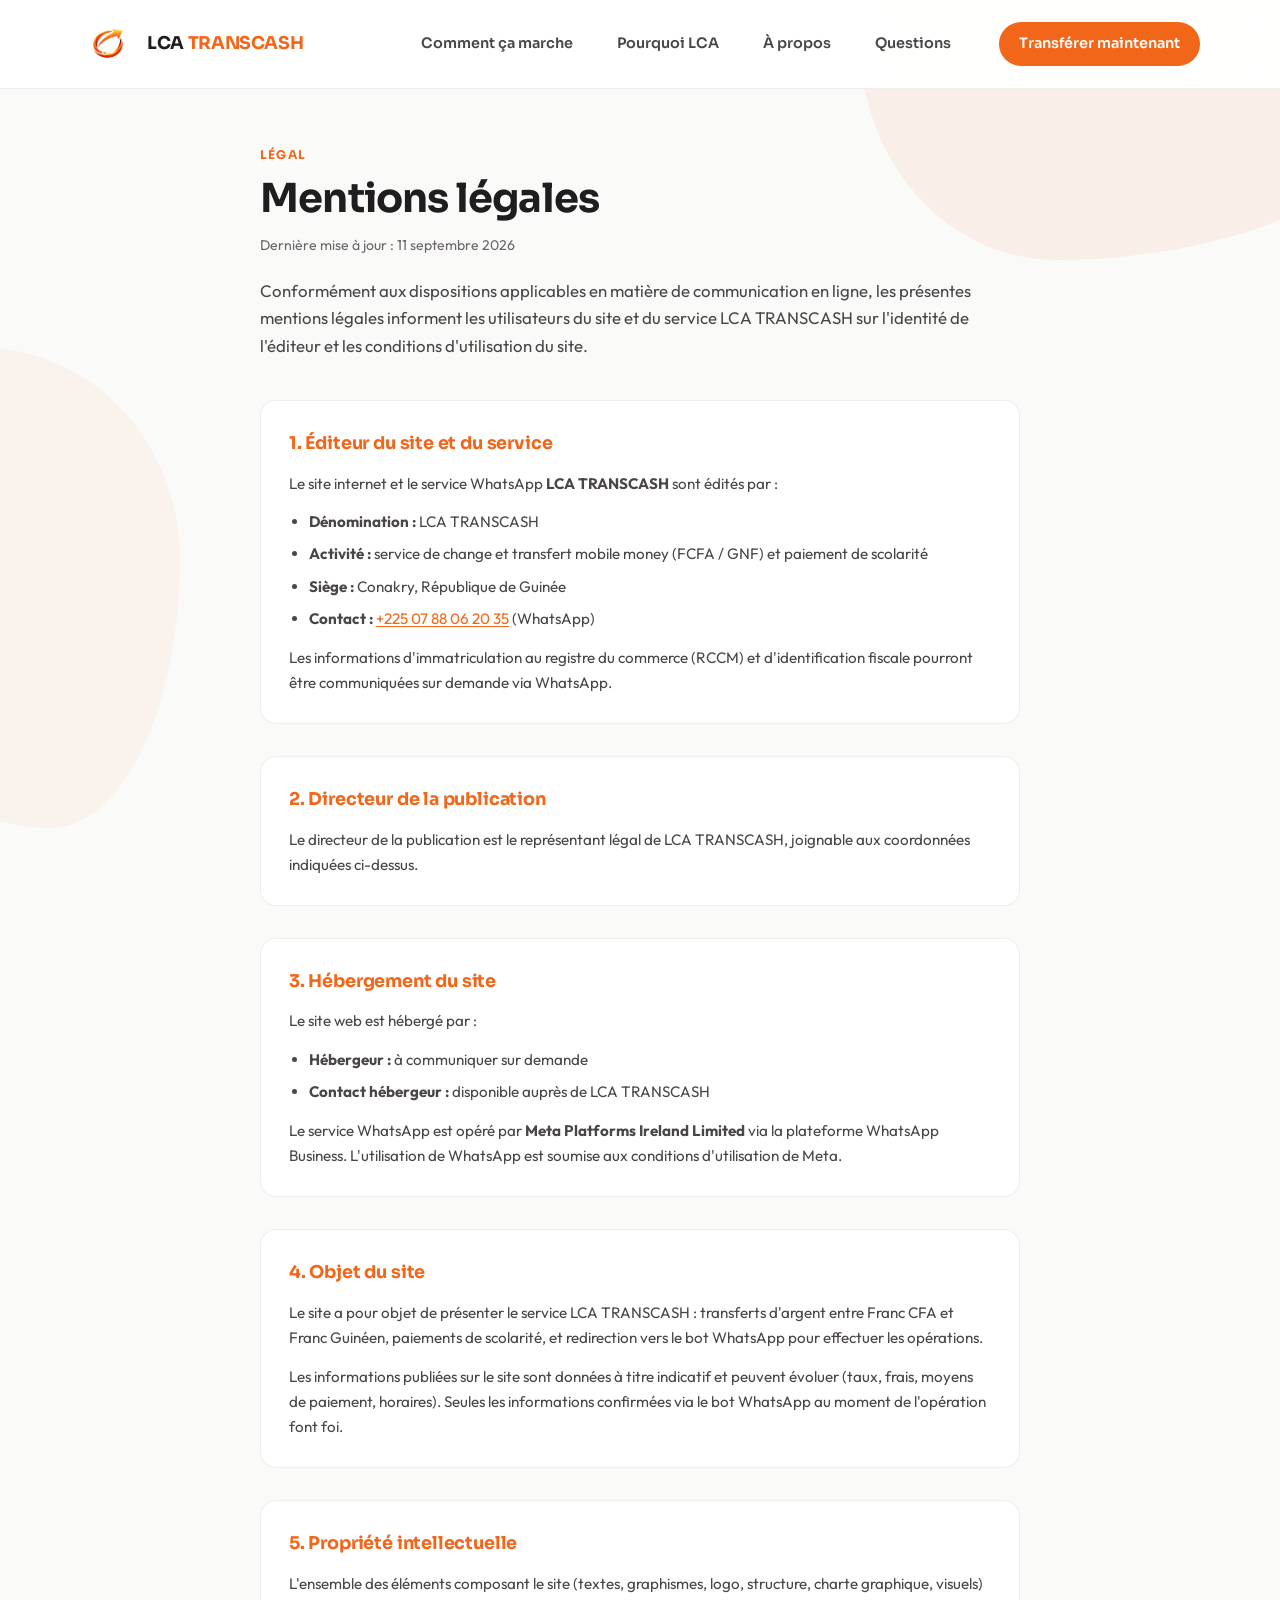
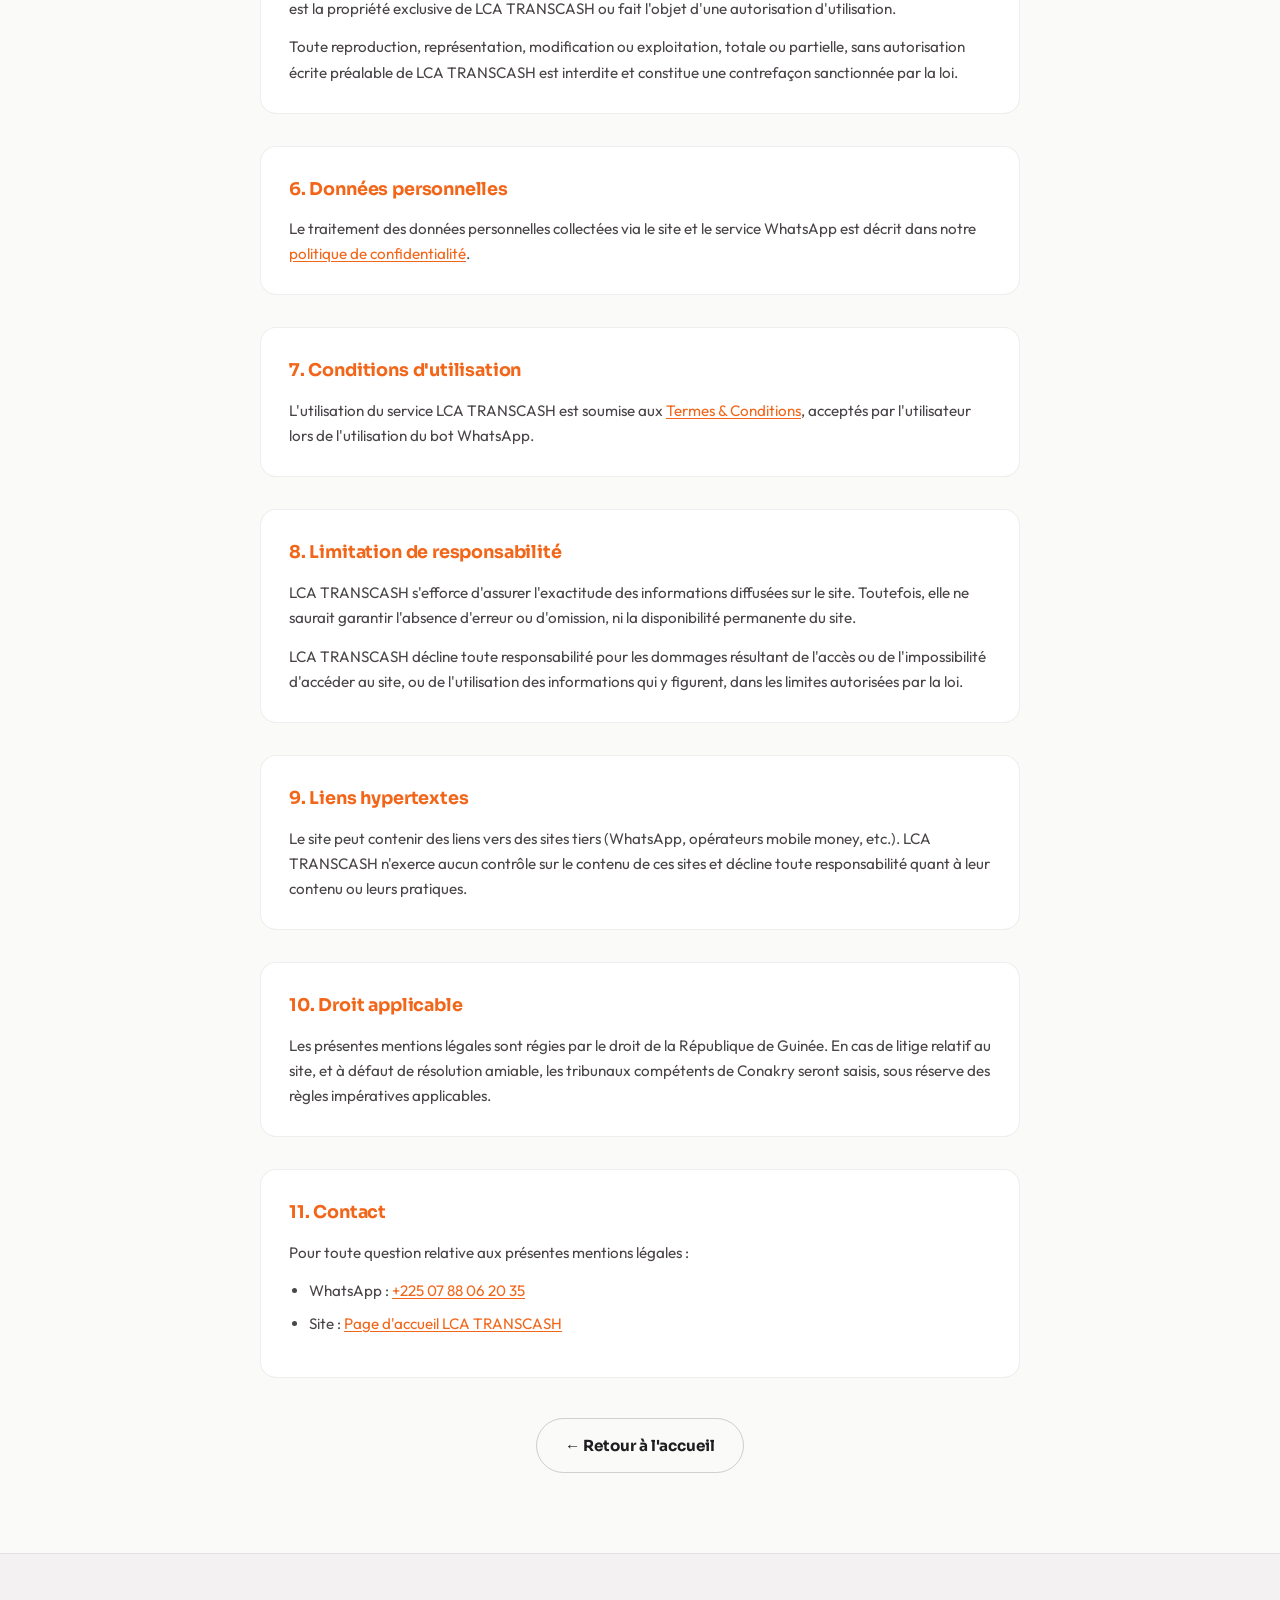
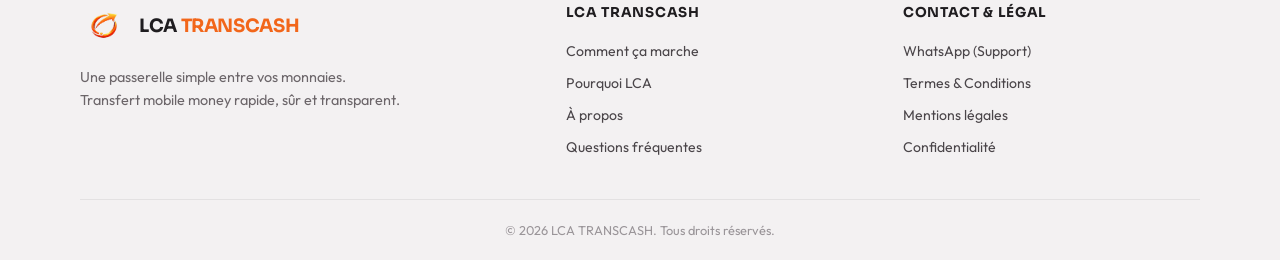
<file: mentions-legales.html>
<!DOCTYPE html>
<html lang="fr">
<head>
  <meta charset="UTF-8">
  <meta name="viewport" content="width=device-width, initial-scale=1.0">
  <meta name="color-scheme" content="light dark">
  <meta name="description" content="Mentions légales du site LCA TRANSCASH — service de transfert mobile money FCFA / GNF sur WhatsApp.">
  <title>Mentions légales — LCA TRANSCASH</title>
  <link rel="preconnect" href="https://fonts.googleapis.com">
  <link rel="preconnect" href="https://fonts.gstatic.com" crossorigin>
  <link href="https://fonts.googleapis.com/css2?family=Sora:wght@400;600;700;800&family=Outfit:wght@300;400;500;600&display=swap" rel="stylesheet">
  <script>
    (function () {
      var mq = window.matchMedia('(prefers-color-scheme: light)');
      function applyTheme() {
        document.documentElement.classList.toggle('theme-light', mq.matches);
      }
      applyTheme();
      mq.addEventListener('change', applyTheme);
    })();
  </script>
  <link rel="stylesheet" href="css/light.css" media="(prefers-color-scheme: light)">
  <link rel="stylesheet" href="css/styles.css" media="not (prefers-color-scheme: light)">
  <link rel="stylesheet" href="css/legal.css">
</head>
<body>
  <div class="bg-shapes" aria-hidden="true">
    <span class="shape shape--1"></span>
    <span class="shape shape--2"></span>
  </div>

  <header class="header">
    <div class="container header__inner">
      <a href="index.html" class="logo" aria-label="LCA TRANSCASH — Accueil">
        <img src="assets/trans.png" alt="" class="logo__mark" width="56" height="56">
        <span class="logo__text">LCA <span class="logo__accent">TRANSCASH</span></span>
      </a>
      <button class="nav-toggle" aria-label="Ouvrir le menu" aria-expanded="false">
        <span></span><span></span><span></span>
      </button>
      <nav class="nav" aria-label="Navigation principale">
        <div class="nav__links">
          <a href="index.html#comment">Comment ça marche</a>
          <a href="index.html#pourquoi">Pourquoi LCA</a>
          <a href="index.html#apropos">À propos</a>
          <a href="index.html#faq">Questions</a>
        </div>
        <a href="index.html#pret-a-transferer" class="nav__cta">Transférer maintenant</a>
      </nav>
    </div>
  </header>

  <main class="legal-page">
    <div class="container legal-page__inner">
      <header class="legal-page__head">
        <p class="section__eyebrow">Légal</p>
        <h1>Mentions légales</h1>
        <p class="legal-page__meta">Dernière mise à jour : 11 septembre 2026</p>
        <p class="legal-page__intro">
          Conformément aux dispositions applicables en matière de communication en ligne,
          les présentes mentions légales informent les utilisateurs du site et du service
          LCA TRANSCASH sur l'identité de l'éditeur et les conditions d'utilisation du site.
        </p>
      </header>

      <article class="legal-doc">
        <section class="legal-doc__section">
          <h2>1. Éditeur du site et du service</h2>
          <p>Le site internet et le service WhatsApp <strong>LCA TRANSCASH</strong> sont édités par :</p>
          <ul>
            <li><strong>Dénomination :</strong> LCA TRANSCASH</li>
            <li><strong>Activité :</strong> service de change et transfert mobile money (FCFA / GNF) et paiement de scolarité</li>
            <li><strong>Siège :</strong> Conakry, République de Guinée</li>
            <li><strong>Contact :</strong> <a href="https://wa.me/2250788062035?text=Bonjour%20LCA" data-wa-support target="_blank" rel="noopener noreferrer"><span data-wa-support-display-full>+225 07 88 06 20 35</span></a> (WhatsApp)</li>
          </ul>
          <p>
            Les informations d'immatriculation au registre du commerce (RCCM) et d'identification
            fiscale pourront être communiquées sur demande via WhatsApp.
          </p>
        </section>

        <section class="legal-doc__section">
          <h2>2. Directeur de la publication</h2>
          <p>
            Le directeur de la publication est le représentant légal de LCA TRANSCASH,
            joignable aux coordonnées indiquées ci-dessus.
          </p>
        </section>

        <section class="legal-doc__section">
          <h2>3. Hébergement du site</h2>
          <p>Le site web est hébergé par :</p>
          <ul>
            <li><strong>Hébergeur :</strong> à communiquer sur demande</li>
            <li><strong>Contact hébergeur :</strong> disponible auprès de LCA TRANSCASH</li>
          </ul>
          <p>
            Le service WhatsApp est opéré par <strong>Meta Platforms Ireland Limited</strong>
            via la plateforme WhatsApp Business. L'utilisation de WhatsApp est soumise
            aux conditions d'utilisation de Meta.
          </p>
        </section>

        <section class="legal-doc__section">
          <h2>4. Objet du site</h2>
          <p>
            Le site a pour objet de présenter le service LCA TRANSCASH : transferts d'argent
            entre Franc CFA et Franc Guinéen, paiements de scolarité, et redirection vers
            le bot WhatsApp pour effectuer les opérations.
          </p>
          <p>
            Les informations publiées sur le site sont données à titre indicatif et peuvent
            évoluer (taux, frais, moyens de paiement, horaires). Seules les informations
            confirmées via le bot WhatsApp au moment de l'opération font foi.
          </p>
        </section>

        <section class="legal-doc__section">
          <h2>5. Propriété intellectuelle</h2>
          <p>
            L'ensemble des éléments composant le site (textes, graphismes, logo, structure,
            charte graphique, visuels) est la propriété exclusive de LCA TRANSCASH ou fait
            l'objet d'une autorisation d'utilisation.
          </p>
          <p>
            Toute reproduction, représentation, modification ou exploitation, totale ou partielle,
            sans autorisation écrite préalable de LCA TRANSCASH est interdite et constitue
            une contrefaçon sanctionnée par la loi.
          </p>
        </section>

        <section class="legal-doc__section">
          <h2>6. Données personnelles</h2>
          <p>
            Le traitement des données personnelles collectées via le site et le service WhatsApp
            est décrit dans notre
            <a href="confidentialite.html">politique de confidentialité</a>.
          </p>
        </section>

        <section class="legal-doc__section">
          <h2>7. Conditions d'utilisation</h2>
          <p>
            L'utilisation du service LCA TRANSCASH est soumise aux
            <a href="cgu.html">Termes & Conditions</a>,
            acceptés par l'utilisateur lors de l'utilisation du bot WhatsApp.
          </p>
        </section>

        <section class="legal-doc__section">
          <h2>8. Limitation de responsabilité</h2>
          <p>
            LCA TRANSCASH s'efforce d'assurer l'exactitude des informations diffusées sur le site.
            Toutefois, elle ne saurait garantir l'absence d'erreur ou d'omission, ni la disponibilité
            permanente du site.
          </p>
          <p>
            LCA TRANSCASH décline toute responsabilité pour les dommages résultant de l'accès
            ou de l'impossibilité d'accéder au site, ou de l'utilisation des informations qui
            y figurent, dans les limites autorisées par la loi.
          </p>
        </section>

        <section class="legal-doc__section">
          <h2>9. Liens hypertextes</h2>
          <p>
            Le site peut contenir des liens vers des sites tiers (WhatsApp, opérateurs mobile money, etc.).
            LCA TRANSCASH n'exerce aucun contrôle sur le contenu de ces sites et décline toute
            responsabilité quant à leur contenu ou leurs pratiques.
          </p>
        </section>

        <section class="legal-doc__section">
          <h2>10. Droit applicable</h2>
          <p>
            Les présentes mentions légales sont régies par le droit de la République de Guinée.
            En cas de litige relatif au site, et à défaut de résolution amiable, les tribunaux
            compétents de Conakry seront saisis, sous réserve des règles impératives applicables.
          </p>
        </section>

        <section class="legal-doc__section">
          <h2>11. Contact</h2>
          <p>Pour toute question relative aux présentes mentions légales :</p>
          <ul>
            <li>WhatsApp : <a href="https://wa.me/2250788062035?text=Bonjour%20LCA" data-wa-support target="_blank" rel="noopener noreferrer"><span data-wa-support-display-full>+225 07 88 06 20 35</span></a></li>
            <li>Site : <a href="index.html">Page d'accueil LCA TRANSCASH</a></li>
          </ul>
        </section>
      </article>

      <p class="legal-page__back">
        <a href="index.html" class="btn btn--ghost">← Retour à l'accueil</a>
      </p>
    </div>
  </main>

  <footer class="footer">
    <div class="container footer__grid">
      <div class="footer__brand">
        <a href="index.html" class="logo logo--footer" aria-label="LCA TRANSCASH — Accueil">
          <img src="assets/trans.png" alt="" class="logo__mark" width="48" height="48">
          <span class="logo__text">LCA <span class="logo__accent">TRANSCASH</span></span>
        </a>
        <p>Une passerelle simple entre vos monnaies. Transfert mobile money rapide, sûr et transparent.</p>
      </div>
      <div class="footer__col">
        <h4>LCA TRANSCASH</h4>
        <nav aria-label="Liens navigation">
          <a href="index.html#comment">Comment ça marche</a>
          <a href="index.html#pourquoi">Pourquoi LCA</a>
          <a href="index.html#apropos">À propos</a>
          <a href="index.html#faq">Questions fréquentes</a>
        </nav>
      </div>
      <div class="footer__col">
        <h4>Contact & Légal</h4>
        <nav aria-label="Liens contact">
          <a href="https://wa.me/2250788062035?text=Bonjour%20LCA" data-wa-support target="_blank" rel="noopener noreferrer">WhatsApp (Support)</a>
          <a href="cgu.html">Termes & Conditions</a>
          <a href="mentions-legales.html" aria-current="page">Mentions légales</a>
          <a href="confidentialite.html">Confidentialité</a>
        </nav>
      </div>
    </div>
    <div class="container footer__bottom">
      <p>&copy; 2026 LCA TRANSCASH. Tous droits réservés.</p>
    </div>
  </footer>

  <script src="js/site-config.js"></script>
  <script src="js/main.js"></script>
</body>
</html>
</file>
<file: css/light.css>
/* LCA TRANSCASH — Charte graphique 2026 */

:root {
  --orange-signature: #F2661A;
  --orange-deep: #C94F12;
  --black-anthracite: #272528;
  --black-deep: #1F1D20;
  --black-card: #322F33;
  --gray-pearl: #B9B6BB;
  --gray-muted: #8A868C;
  --gray-dark: #5A5458;
  --white: #FFFFFF;

  --font-title: 'Sora', sans-serif;
  --font-body: 'Outfit', sans-serif;

  --radius: 16px;
  --radius-sm: 10px;
  --shadow: 0 8px 24px rgba(0, 0, 0, 0.08);
  --transition: 0.25s ease;
}

*,
*::before,
*::after {
  box-sizing: border-box;
  margin: 0;
  padding: 0;
}

html {
  scroll-behavior: smooth;
}

body {
  font-family: var(--font-body);
  font-size: 1.05rem;
  line-height: 1.6;
  color: var(--gray-pearl);
  background: var(--black-anthracite);
  overflow-x: hidden;
}

h1, h2, h3, h4 {
  font-family: var(--font-title);
  letter-spacing: -0.02em;
}

img {
  max-width: 100%;
  height: auto;
  display: block;
}

a {
  color: inherit;
  text-decoration: none;
}

.container {
  width: min(1120px, 92vw);
  margin-inline: auto;
}

/* Cercles décoratifs animés */
.bg-shapes {
  position: fixed;
  inset: 0;
  pointer-events: none;
  z-index: 0;
  overflow: hidden;
}

.shape {
  position: absolute;
  will-change: transform;
}

.shape--1 {
  width: 560px;
  height: 420px;
  top: -160px;
  right: -140px;
  border-radius: 58% 42% 65% 35% / 48% 55% 45% 52%;
  background: rgba(242, 102, 26, 0.07);
  animation: shape-float-1 18s ease-in-out infinite;
}

.shape--2 {
  width: 340px;
  height: 480px;
  bottom: 8%;
  left: -160px;
  border-radius: 42% 58% 38% 62% / 52% 44% 56% 48%;
  background: rgba(242, 102, 26, 0.05);
  animation: shape-float-2 22s ease-in-out infinite;
}

@keyframes shape-float-1 {
  0%, 100% {
    transform: translate(0, 0) rotate(0deg) scale(1);
    border-radius: 58% 42% 65% 35% / 48% 55% 45% 52%;
  }
  33% {
    transform: translate(-28px, 36px) rotate(6deg) scale(1.04);
    border-radius: 52% 48% 60% 40% / 55% 42% 58% 45%;
  }
  66% {
    transform: translate(18px, -22px) rotate(-4deg) scale(0.97);
    border-radius: 62% 38% 48% 52% / 44% 58% 42% 56%;
  }
}

@keyframes shape-float-2 {
  0%, 100% {
    transform: translate(0, 0) rotate(0deg) scale(1);
    border-radius: 42% 58% 38% 62% / 52% 44% 56% 48%;
  }
  40% {
    transform: translate(32px, -28px) rotate(-8deg) scale(1.05);
    border-radius: 48% 52% 44% 56% / 58% 40% 60% 42%;
  }
  70% {
    transform: translate(-20px, 18px) rotate(5deg) scale(0.96);
    border-radius: 38% 62% 52% 48% / 46% 54% 46% 54%;
  }
}

@media (prefers-reduced-motion: reduce) {
  .shape--1,
  .shape--2 {
    animation: none;
  }

  .wa-bubble--visible,
  .wa-typing.is-active {
    animation: none;
  }

  .wa-typing__bubble span {
    animation: none;
    opacity: 0.6;
  }
}

/* Header */
.header {
  position: sticky;
  top: 0;
  z-index: 100;
  background: rgba(255, 255, 255, 0.96);
  border-bottom: 1px solid rgba(39, 37, 40, 0.08);
}

.header__inner {
  display: flex;
  align-items: center;
  justify-content: space-between;
  gap: 4rem;
  padding: 1rem 0;
}

.logo {
  display: flex;
  align-items: center;
  gap: 11px;
  text-decoration: none;
}

.logo__mark {
  height: 56px;
  width: auto;
  flex-shrink: 0;
  object-fit: contain;
  display: block;
}

.logo__text {
  font-family: var(--font-title);
  font-weight: 700;
  font-size: 1.1rem;
  color: var(--text-heading, var(--white));
  letter-spacing: -0.02em;
  line-height: 1.1;
}

.logo__accent {
  color: var(--orange-signature);
}

.logo--footer .logo__mark {
  height: 48px;
}

.logo--footer .logo__text {
  font-size: 1.15rem;
}

.nav {
  display: flex;
  align-items: center;
  gap: 3rem;
  margin-left: auto;
}

.nav__links {
  display: flex;
  align-items: center;
  gap: 2.75rem;
}

.nav a {
  font-family: var(--font-title);
  font-size: 0.9rem;
  font-weight: 600;
  color: var(--gray-pearl);
  transition: color var(--transition);
}

.nav a:hover {
  color: var(--text-heading, var(--white));
}

.nav__cta {
  padding: 0.65rem 1.25rem;
  background: var(--orange-signature);
  color: var(--white) !important;
  border-radius: 999px;
}

.nav__cta:hover {
  background: var(--orange-deep);
}

.btn__icon {
  width: 20px;
  height: 20px;
  flex-shrink: 0;
  display: block;
}

.btn__icon--emoji {
  width: auto;
  height: auto;
  font-size: 1.05rem;
  line-height: 1;
}

.nav-toggle {
  display: none;
  flex-direction: column;
  gap: 5px;
  background: none;
  border: none;
  cursor: pointer;
  padding: 4px;
}

.nav-toggle span {
  display: block;
  width: 24px;
  height: 2px;
  background: var(--white);
  border-radius: 2px;
  transition: var(--transition);
}

/* Hero */
.hero {
  position: relative;
  z-index: 1;
  padding: 4rem 0 6rem;
}

.hero__grid {
  display: grid;
  grid-template-columns: 1fr 1fr;
  gap: 3rem;
  align-items: center;
}

.badge {
  display: inline-block;
  font-family: var(--font-title);
  font-size: 0.75rem;
  font-weight: 700;
  letter-spacing: 0.08em;
  text-transform: uppercase;
  color: var(--orange-deep);
  background: rgba(242, 102, 26, 0.08);
  border: 1px solid rgba(242, 102, 26, 0.18);
  padding: 0.4rem 0.85rem;
  border-radius: 999px;
  margin-bottom: 1.25rem;
}

.hero h1 {
  font-family: var(--font-title);
  font-size: clamp(2.2rem, 5vw, 3.25rem);
  font-weight: 700;
  line-height: 1.15;
  color: var(--text-heading, var(--white));
  margin-bottom: 1.25rem;
}

.text-accent {
  color: var(--orange-signature);
}

.hero__lead {
  font-size: 1.15rem;
  color: var(--gray-pearl);
  max-width: 520px;
  margin-bottom: 2rem;
}

.hero__actions {
  display: flex;
  flex-wrap: wrap;
  gap: 1rem;
  margin-bottom: 2rem;
}

.networks {
  display: flex;
  flex-direction: column;
  gap: 0.75rem;
}

.networks__label {
  font-family: var(--font-title);
  font-size: 0.8rem;
  font-weight: 600;
  color: var(--gray-muted);
  text-transform: uppercase;
  letter-spacing: 0.06em;
}

.networks__list {
  display: flex;
  flex-wrap: wrap;
  gap: 0.5rem;
}

.network-pill {
  display: inline-flex;
  align-items: center;
  gap: 0.45rem;
  padding: 0.4rem 0.75rem;
  background: var(--black-deep);
  border: 1px solid rgba(39, 37, 40, 0.08);
  border-radius: var(--radius-sm);
  font-family: var(--font-title);
  font-size: 0.8rem;
  font-weight: 600;
  color: var(--gray-pearl);
}

.network-pill img {
  width: 20px;
  height: 20px;
  border-radius: 4px;
  object-fit: contain;
}

.btn {
  display: inline-flex;
  align-items: center;
  justify-content: center;
  gap: 10px;
  font-family: var(--font-title);
  font-size: 0.95rem;
  font-weight: 700;
  padding: 0.9rem 1.75rem;
  border-radius: 999px;
  border: none;
  cursor: pointer;
  transition: background var(--transition), border-color var(--transition), transform var(--transition);
}

.btn:hover {
  transform: translateY(-2px);
}

.btn--primary {
  background: var(--orange-signature);
  color: var(--white);
}

.btn--primary:hover {
  background: var(--orange-deep);
}

.btn--ghost {
  background: transparent;
  color: var(--text-heading, var(--white));
  border: 1px solid rgba(39, 37, 40, 0.2);
}

.btn--ghost:hover {
  border-color: rgba(39, 37, 40, 0.35);
  background: rgba(39, 37, 40, 0.04);
}

.btn--full {
  width: 100%;
}

.hero__stats {
  list-style: none;
  display: flex;
  flex-wrap: wrap;
  gap: 2rem;
}

.hero__stats li {
  display: flex;
  flex-direction: column;
  gap: 0.2rem;
}

.hero__stats strong {
  font-family: var(--font-title);
  font-size: 1rem;
  color: var(--text-heading, var(--white));
}

.hero__stats span {
  font-size: 0.85rem;
  color: var(--gray-muted);
}

/* Hero visual — téléphone + simulation WhatsApp (démo non interactive) */
.hero__visual {
  display: flex;
  justify-content: center;
  position: relative;
  pointer-events: none;
  user-select: none;
  -webkit-user-select: none;
  touch-action: none;
  overflow: clip;
}

.wa-phone__halo {
  position: absolute;
  inset: 0;
  background: radial-gradient(ellipse 75% 65% at 50% 42%, rgba(242, 102, 26, 0.18) 0%, transparent 72%);
  filter: blur(14px);
  z-index: 0;
  pointer-events: none;
}

.wa-phone {
  position: relative;
  z-index: 1;
  width: min(100%, 300px);
  transform: translateZ(0);
  pointer-events: none;
  overflow: hidden;
  border-radius: 46px;
  isolation: isolate;
}

.wa-phone__device {
  position: relative;
  background: #1c1c1e;
  border-radius: 46px;
  padding: 11px;
  box-shadow:
    0 0 0 1px #3a3a3c,
    0 0 0 3px #0a0a0a,
    0 18px 32px -10px rgba(0, 0, 0, 0.45);
  transform: translateZ(0);
  overflow: hidden;
}

.wa-phone__btn {
  display: none;
}

.wa-phone__screen {
  display: flex;
  flex-direction: column;
  height: 600px;
  border-radius: 36px;
  overflow: hidden;
  background: #000;
  font-family: -apple-system, BlinkMacSystemFont, 'Segoe UI', Roboto, Helvetica, Arial, sans-serif;
  -webkit-font-smoothing: antialiased;
  -moz-osx-font-smoothing: grayscale;
  text-rendering: optimizeLegibility;
  isolation: isolate;
}

.wa-phone__screen svg {
  shape-rendering: geometricPrecision;
}

.wa-top {
  flex-shrink: 0;
  background: #075e54;
  position: relative;
}

.wa-status-bar {
  position: relative;
  display: flex;
  align-items: flex-end;
  justify-content: space-between;
  height: 44px;
  padding: 0 18px 7px;
  color: #fff;
}

.wa-status-bar__time {
  font-size: 12px;
  font-weight: 600;
  letter-spacing: 0;
  line-height: 1;
  position: relative;
  z-index: 1;
}

.wa-status-bar__island {
  position: absolute;
  top: 10px;
  left: 50%;
  transform: translateX(-50%);
  width: 72px;
  height: 18px;
  background: #000;
  border-radius: 10px;
  z-index: 2;
}

.wa-status-bar__icons {
  display: flex;
  align-items: flex-end;
  justify-content: flex-end;
  gap: 5px;
  color: #fff;
  position: relative;
  z-index: 1;
  height: 11px;
}

.wa-status-bar__icons svg {
  display: block;
  flex-shrink: 0;
}

.wa-status-bar__signal,
.wa-status-bar__wifi {
  width: 15px;
  height: 11px;
}

.wa-status-bar__battery {
  width: 22px;
  height: 11px;
}

.wa-chat__header {
  display: flex;
  align-items: center;
  gap: 8px;
  padding: 4px 10px 10px;
  background: #075e54;
  color: #fff;
}

.wa-chat__back {
  display: flex;
  flex-shrink: 0;
  color: #fff;
}

.wa-chat__avatar-wrap {
  width: 36px;
  height: 36px;
  border-radius: 50%;
  overflow: hidden;
  background: #1F1D20;
  flex-shrink: 0;
}

.wa-chat__avatar {
  width: 100%;
  height: 100%;
  object-fit: cover;
  object-position: center;
  transform: scale(1.15);
  display: block;
}

.wa-chat__info {
  flex: 1;
  min-width: 0;
}

.wa-chat__info strong {
  display: block;
  font-size: 14px;
  font-weight: 600;
  line-height: 1.2;
  white-space: nowrap;
  overflow: hidden;
  text-overflow: ellipsis;
}

.wa-chat__info span,
.wa-chat__status {
  display: block;
  font-size: 11px;
  color: #c8e6df;
  margin-top: 1px;
  white-space: nowrap;
  overflow: hidden;
  text-overflow: ellipsis;
}

.wa-chat__actions {
  display: flex;
  flex-shrink: 0;
  gap: 14px;
  color: #fff;
}

.wa-chat__actions svg {
  display: block;
}

.wa-chat__body {
  flex: 1;
  overflow-x: hidden;
  overflow-y: auto;
  scrollbar-width: none;
  padding: 8px 10px 12px;
  display: flex;
  flex-direction: column;
  gap: 6px;
  background-color: #e5ddd5;
  background-image: url("data:image/svg+xml,%3Csvg xmlns='http://www.w3.org/2000/svg' width='200' height='200' viewBox='0 0 200 200'%3E%3Cg fill='%23c8b8a8' fill-opacity='0.14'%3E%3Ccircle cx='24' cy='24' r='3'/%3E%3Ccircle cx='104' cy='56' r='2'/%3E%3Ccircle cx='168' cy='32' r='3'/%3E%3Ccircle cx='56' cy='120' r='2'/%3E%3Ccircle cx='152' cy='104' r='3'/%3E%3C/g%3E%3C/svg%3E");
  background-size: 200px 200px;
}

.wa-chat__body::-webkit-scrollbar {
  display: none;
}

.wa-chat__encrypted {
  display: flex;
  align-items: center;
  justify-content: center;
  gap: 5px;
  align-self: center;
  max-width: 92%;
  margin: 2px 0 4px;
  padding: 5px 10px;
  border-radius: 6px;
  background: #fff9e6;
  color: #6b5c4f;
  font-size: 11px;
  line-height: 1.3;
  text-align: center;
  box-shadow: 0 1px 0 rgba(0, 0, 0, 0.06);
}

.wa-chat__date {
  align-self: center;
  margin: 2px 0;
}

.wa-chat__date span {
  display: inline-block;
  padding: 4px 10px;
  border-radius: 6px;
  background: #fff;
  color: #667781;
  font-size: 11px;
  box-shadow: 0 1px 0 rgba(0, 0, 0, 0.06);
}

.wa-bubble--pending {
  display: none;
}

.wa-bubble--visible {
  animation: wa-bubble-in 0.28s ease forwards;
}

@keyframes wa-bubble-in {
  from {
    opacity: 0;
    transform: translate3d(0, 6px, 0);
  }
  to {
    opacity: 1;
    transform: translate3d(0, 0, 0);
  }
}

.wa-typing {
  display: none;
  align-self: flex-start;
}

.wa-typing.is-active {
  display: block;
  animation: wa-bubble-in 0.22s ease forwards;
}

.wa-typing__bubble {
  position: relative;
  display: flex;
  align-items: center;
  gap: 4px;
  padding: 11px 13px;
  background: #fff;
  border-radius: 8px;
  border-top-left-radius: 2px;
  box-shadow: 0 1px 0 rgba(0, 0, 0, 0.08);
}

.wa-typing__bubble span {
  width: 7px;
  height: 7px;
  background: #90a4ae;
  border-radius: 50%;
  animation: wa-typing-dot 1.2s ease-in-out infinite;
}

.wa-typing__bubble span:nth-child(2) {
  animation-delay: 0.15s;
}

.wa-typing__bubble span:nth-child(3) {
  animation-delay: 0.3s;
}

@keyframes wa-typing-dot {
  0%, 60%, 100% {
    transform: translate3d(0, 0, 0);
    opacity: 0.35;
  }
  30% {
    transform: translate3d(0, -3px, 0);
    opacity: 1;
  }
}

.wa-chat__input.is-typing {
  color: #111b21;
}

.wa-bubble {
  position: relative;
  max-width: 86%;
  padding: 6px 8px 5px;
  border-radius: 8px;
  font-size: 12.5px;
  line-height: 1.4;
  color: #111b21;
  box-shadow: 0 1px 0 rgba(0, 0, 0, 0.08);
}

.wa-bubble p {
  margin: 0 0 3px;
}

.wa-bubble p:last-of-type {
  margin-bottom: 0;
}

.wa-bubble strong {
  color: #075e54;
  font-weight: 600;
}

.wa-bubble__meta {
  display: flex;
  align-items: center;
  justify-content: flex-end;
  gap: 3px;
  margin-top: 2px;
  margin-left: auto;
  width: fit-content;
}

.wa-bubble__meta time {
  font-size: 10px;
  color: #667781;
  line-height: 1;
}

.wa-bubble__ticks {
  display: flex;
  line-height: 0;
}

.wa-bubble__ticks svg {
  display: block;
}

.wa-bubble--in {
  align-self: flex-start;
  background: #fff;
  border-top-left-radius: 2px;
}

.wa-bubble--out {
  align-self: flex-end;
  background: #d9fdd3;
  border-top-right-radius: 2px;
}

.wa-bubble--success strong {
  color: #075e54;
}

.wa-replies {
  display: flex;
  flex-direction: column;
  margin: 8px -8px -5px;
  border-top: 1px solid rgba(0, 0, 0, 0.06);
  overflow: hidden;
  border-radius: 0 0 8px 8px;
}

.wa-replies span {
  display: block;
  padding: 9px 10px;
  border-top: 1px solid rgba(0, 0, 0, 0.06);
  color: #027eb5;
  font-size: 12px;
  font-weight: 500;
  text-align: center;
}

.wa-replies span:first-child {
  border-top: none;
}

.wa-chat__footer {
  display: flex;
  align-items: center;
  gap: 8px;
  padding: 6px 8px 4px;
  background: #f0f2f5;
  flex-shrink: 0;
  border-top: 1px solid rgba(0, 0, 0, 0.04);
}

.wa-chat__emoji,
.wa-chat__attach,
.wa-chat__mic {
  display: flex;
  flex-shrink: 0;
  color: #54656f;
}

.wa-chat__emoji svg,
.wa-chat__attach svg,
.wa-chat__mic svg {
  display: block;
}

.wa-chat__input {
  flex: 1;
  padding: 8px 12px;
  border-radius: 20px;
  background: #fff;
  color: #8696a0;
  font-size: 12.5px;
  line-height: 1.2;
  white-space: nowrap;
  overflow: hidden;
  text-overflow: ellipsis;
}

.wa-home-bar {
  flex-shrink: 0;
  height: 20px;
  background: #f0f2f5;
  display: flex;
  align-items: center;
  justify-content: center;
  padding-bottom: 5px;
}

.wa-home-bar::after {
  content: '';
  width: 96px;
  height: 4px;
  background: #111;
  border-radius: 4px;
}

/* Sections */
.section {
  position: relative;
  z-index: 1;
  padding: 5rem 0;
}

.section__head {
  margin-bottom: 3rem;
  max-width: 560px;
}

.section__head--center {
  text-align: center;
  margin-inline: auto;
}

.section__eyebrow {
  font-family: var(--font-title);
  font-size: 0.75rem;
  font-weight: 700;
  letter-spacing: 0.1em;
  text-transform: uppercase;
  color: var(--orange-signature);
  margin-bottom: 0.75rem;
}

.section__head h2 {
  font-family: var(--font-title);
  font-size: clamp(1.75rem, 3.5vw, 2.25rem);
  font-weight: 700;
  color: var(--text-heading, var(--white));
  margin-bottom: 0.75rem;
}

.section__head p,
.section__sub {
  color: var(--gray-pearl);
}

.section__sub {
  max-width: 560px;
  margin-inline: auto;
}

/* Service cards */
.services {
  background: var(--black-deep);
}

.cards {
  display: grid;
  gap: 1.5rem;
}

.cards--4 {
  grid-template-columns: repeat(auto-fit, minmax(240px, 1fr));
}

.card {
  background: var(--black-card);
  border: 1px solid rgba(39, 37, 40, 0.08);
  border-radius: var(--radius);
  padding: 1.75rem;
  transition: border-color var(--transition);
}

.card:hover {
  border-color: rgba(242, 102, 26, 0.35);
}

.card__icon {
  width: 48px;
  height: 48px;
  border-radius: var(--radius-sm);
  display: flex;
  align-items: center;
  justify-content: center;
  margin-bottom: 1rem;
}

.card__icon--wave,
.card__icon--orange,
.card__icon--djamo,
.card__icon--paycard {
  background: transparent;
  padding: 0;
  overflow: hidden;
}

.card__icon--wave img,
.card__icon--orange img,
.card__icon--djamo img,
.card__icon--paycard img {
  width: 100%;
  height: 100%;
  object-fit: contain;
  border-radius: var(--radius-sm);
}

.card h3 {
  font-family: var(--font-title);
  font-size: 1.1rem;
  font-weight: 700;
  color: var(--text-heading, var(--white));
  margin-bottom: 0.5rem;
}

.card p {
  font-size: 0.95rem;
  color: var(--gray-muted);
}

/* Steps */
.steps__list {
  list-style: none;
  display: grid;
  gap: 1.5rem;
  counter-reset: steps;
}

.step {
  display: grid;
  grid-template-columns: auto 1fr;
  gap: 1.5rem;
  align-items: start;
  padding: 1.75rem;
  background: var(--black-card);
  border-radius: var(--radius);
  border-left: 3px solid transparent;
}

.step:nth-child(1),
.step:nth-child(2),
.step:nth-child(3) {
  border-left-color: var(--orange-signature);
}

.step:nth-child(1) .step__num,
.step:nth-child(2) .step__num,
.step:nth-child(3) .step__num {
  color: var(--orange-signature);
}

.step__num {
  font-family: var(--font-title);
  font-size: 1.5rem;
  font-weight: 700;
  opacity: 0.85;
}

.step h3 {
  font-family: var(--font-title);
  font-size: 1.15rem;
  font-weight: 700;
  color: var(--text-heading, var(--white));
  margin-bottom: 0.4rem;
}

.step p {
  color: var(--gray-muted);
  font-size: 0.95rem;
}

/* Benefits (Pourquoi LCA) */
.benefits {
  background: var(--black-deep);
}

.benefits__grid {
  display: grid;
  grid-template-columns: repeat(auto-fit, minmax(240px, 1fr));
  gap: 1.5rem;
}

.benefit-card {
  background: var(--black-card);
  border: 1px solid rgba(39, 37, 40, 0.08);
  border-radius: var(--radius);
  padding: 1.75rem;
  transition: border-color var(--transition), transform var(--transition);
}

.benefit-card:hover {
  border-color: rgba(242, 102, 26, 0.3);
  transform: translateY(-3px);
}

.benefit-card__icon {
  display: flex;
  align-items: center;
  justify-content: center;
  width: 52px;
  height: 52px;
  border-radius: 14px;
  background: linear-gradient(135deg, rgba(242, 102, 26, 0.14) 0%, rgba(254, 180, 40, 0.1) 100%);
  border: 1px solid rgba(242, 102, 26, 0.22);
  margin-bottom: 0.85rem;
}

.benefit-card:hover .benefit-card__icon {
  background: linear-gradient(135deg, rgba(242, 102, 26, 0.22) 0%, rgba(254, 180, 40, 0.16) 100%);
  border-color: rgba(242, 102, 26, 0.38);
}

.benefit-card:hover .benefit-card__icon i {
  transform: scale(1.12) rotate(-4deg);
}

.benefit-card__icon i {
  font-size: 1.55rem;
  line-height: 1;
  color: var(--orange-signature);
  transition: transform var(--transition);
  display: block;
}

.benefit-card h3 {
  font-family: var(--font-title);
  font-size: 1.05rem;
  font-weight: 700;
  color: var(--text-heading, var(--white));
  margin-bottom: 0.45rem;
}

.benefit-card p {
  font-size: 0.92rem;
  color: var(--gray-muted);
}

/* About */
.about__grid {
  display: grid;
  grid-template-columns: 1.4fr 1fr;
  gap: 3rem;
  align-items: center;
}

.about__content h2 {
  font-family: var(--font-title);
  font-size: clamp(1.5rem, 3vw, 2rem);
  font-weight: 700;
  color: var(--text-heading, var(--white));
  margin-bottom: 1rem;
}

.about__content p {
  color: var(--gray-pearl);
  margin-bottom: 1rem;
}

.about__content p:last-child {
  margin-bottom: 0;
}

.stats {
  display: grid;
  gap: 1rem;
}

.stat {
  background: var(--black-card);
  border: 1px solid rgba(242, 102, 26, 0.15);
  border-radius: var(--radius);
  padding: 1.5rem;
  text-align: center;
}

.stat strong {
  display: block;
  font-family: var(--font-title);
  font-size: 2rem;
  font-weight: 700;
  color: var(--orange-signature);
  margin-bottom: 0.25rem;
}

.stat span {
  font-size: 0.9rem;
  color: var(--gray-muted);
}

/* FAQ */
.faq__grid {
  display: grid;
  grid-template-columns: repeat(2, 1fr);
  gap: 1.5rem;
  align-items: start;
}

.faq__col {
  display: flex;
  flex-direction: column;
  gap: 0.75rem;
}

.faq__item {
  border-radius: var(--radius-sm);
  padding: 1.1rem 1.25rem;
}

.faq__col--service .faq__item,
.faq__col--pratique .faq__item {
  border-left: 3px solid var(--orange-signature);
}

.faq__question {
  font-family: var(--font-title);
  font-size: 0.95rem;
  font-weight: 700;
  color: var(--text-heading, var(--white));
  margin-bottom: 0.65rem;
}

.faq__col--service .faq__question,
.faq__col--pratique .faq__question {
  color: var(--text-heading, var(--white));
}

.faq__item p {
  font-size: 0.92rem;
  color: var(--gray-muted);
  line-height: 1.55;
}

/* CTA */
.cta {
  padding-bottom: 6rem;
}

.cta__inner {
  display: flex;
  justify-content: center;
  background: var(--black-card);
  border: 1px solid rgba(39, 37, 40, 0.08);
  border-radius: var(--radius);
  padding: 3.5rem 2rem;
}

.cta__content {
  max-width: 560px;
  text-align: center;
}

.cta__content h2 {
  font-family: var(--font-title);
  font-size: clamp(1.5rem, 3vw, 2rem);
  font-weight: 700;
  color: var(--text-heading, var(--white));
  margin-bottom: 0.75rem;
}

.cta__content p {
  color: var(--gray-pearl);
}

.cta__hint {
  margin-top: 0.75rem;
  margin-bottom: 1.75rem;
  font-size: 0.95rem;
  color: var(--gray-muted);
}

.btn--whatsapp {
  margin-top: 0.5rem;
}

/* Footer */
.footer {
  position: relative;
  z-index: 1;
  border-top: 1px solid rgba(185, 182, 187, 0.08);
  padding: 3rem 0 0;
  background: var(--black-deep);
}

.footer__grid {
  display: grid;
  grid-template-columns: 1.5fr 1fr 1fr;
  gap: 2.5rem;
  padding-bottom: 2.5rem;
}

.footer__brand p {
  margin-top: 1rem;
  font-size: 0.9rem;
  color: var(--gray-muted);
  max-width: 320px;
}

.footer__col h4 {
  font-family: var(--font-title);
  font-size: 0.85rem;
  font-weight: 700;
  color: var(--text-heading, var(--white));
  margin-bottom: 1rem;
  text-transform: uppercase;
  letter-spacing: 0.05em;
}

.footer__col nav {
  display: flex;
  flex-direction: column;
  gap: 0.6rem;
}

.footer__col a {
  font-size: 0.88rem;
  color: var(--gray-pearl);
  transition: color var(--transition);
}

.footer__col a:hover {
  color: var(--orange-signature);
}

.footer__bottom {
  border-top: 1px solid rgba(185, 182, 187, 0.08);
  padding: 1.25rem 0;
  text-align: center;
}

.footer__bottom p {
  font-size: 0.8rem;
  color: var(--gray-dark);
}

/* Responsive — tablette (1024px) */
@media (max-width: 1024px) {
  .hero__grid,
  .about__grid,
  .footer__grid,
  .faq__grid {
    grid-template-columns: 1fr;
  }

  .hero__visual {
    order: 1;
    margin-top: 1.5rem;
    margin-bottom: 0;
    width: 100%;
    max-width: 100%;
    overflow: clip;
  }

  .hero__content {
    order: 0;
    min-width: 0;
  }

  .hero__grid {
    min-width: 0;
    overflow: clip;
  }

  .stats {
    grid-template-columns: repeat(3, 1fr);
    gap: 1.25rem;
  }

  .container {
    width: min(1120px, 94vw);
  }

  .section {
    padding: 5.5rem 0;
  }

  .section__head {
    margin-bottom: 3.5rem;
    max-width: 640px;
  }

  .section__eyebrow {
    font-size: 0.82rem;
    margin-bottom: 0.85rem;
  }

  .hero {
    padding: 4.5rem 0 6.5rem;
  }

  .hero__grid {
    gap: 2.75rem;
  }

  .hero h1 {
    font-size: clamp(2.45rem, 5.5vw, 3rem);
    margin-bottom: 1.5rem;
  }

  .hero__lead {
    font-size: 1.2rem;
    margin-bottom: 2.25rem;
  }

  .badge {
    font-size: 0.82rem;
    padding: 0.45rem 0.95rem;
    margin-bottom: 1.35rem;
  }

  .hero__actions {
    gap: 1.15rem;
    margin-bottom: 2.25rem;
  }

  .networks__label {
    font-size: 0.88rem;
  }

  .network-pill {
    font-size: 0.88rem;
    padding: 0.45rem 0.85rem;
  }

  .wa-phone {
    width: min(100%, 340px);
    max-width: 100%;
    margin-inline: auto;
    overflow: hidden;
  }

  .wa-phone__screen {
    height: 580px;
  }

  .cards,
  .benefits__grid,
  .steps__list,
  .faq__grid {
    gap: 2rem;
  }

  .faq__col {
    gap: 1.1rem;
  }

  .card,
  .benefit-card,
  .step {
    padding: 2.25rem;
  }

  .faq__item {
    padding: 1.5rem 1.75rem;
  }

  .stat {
    padding: 2rem;
  }

  .cta__inner {
    padding: 4.25rem 2.75rem;
  }

  .benefit-card__icon {
    width: 62px;
    height: 62px;
    margin-bottom: 1.1rem;
  }

  .benefit-card__icon i {
    font-size: 1.85rem;
  }

  .section__head h2 {
    font-size: clamp(2rem, 4vw, 2.35rem);
    margin-bottom: 0.85rem;
  }

  .section__sub,
  .section__head p {
    font-size: 1.12rem;
  }

  .about__content h2 {
    font-size: clamp(2rem, 4vw, 2.35rem);
  }

  .about__content p {
    font-size: 1.12rem;
  }

  .cta__content h2 {
    font-size: clamp(2rem, 4vw, 2.35rem);
  }

  .cta__content p {
    font-size: 1.12rem;
  }

  .card h3 {
    font-size: 1.22rem;
  }

  .benefit-card h3 {
    font-size: 1.18rem;
  }

  .step h3 {
    font-size: 1.28rem;
  }

  .step__num {
    font-size: 1.75rem;
  }

  .step p,
  .card p,
  .benefit-card p,
  .faq__item p {
    font-size: 1rem;
  }

  .faq__question {
    font-size: 1.08rem;
  }

  .stat strong {
    font-size: 2.35rem;
  }

  .stat span {
    font-size: 0.98rem;
  }

  .btn {
    font-size: 1.05rem;
    padding: 1rem 2rem;
  }

  .nav-toggle {
    display: flex;
  }

  .nav {
    position: fixed;
    top: 80px;
    left: 0;
    right: 0;
    flex-direction: column;
    gap: 0;
    margin-left: 0;
    background: var(--black-anthracite);
    border-bottom: 1px solid rgba(39, 37, 40, 0.08);
    padding: 1.15rem 0;
    transform: translateY(-120%);
    opacity: 0;
    visibility: hidden;
    transition: var(--transition);
  }

  .nav__links {
    flex-direction: column;
    gap: 0;
    width: 100%;
  }

  .nav.is-open {
    transform: translateY(0);
    opacity: 1;
    visibility: visible;
  }

  .nav a {
    font-size: 0.92rem;
    padding: 0.95rem 1.75rem;
    width: 100%;
    text-align: center;
  }

  .nav__cta {
    margin: 0.65rem auto 0;
    width: fit-content;
    max-width: calc(100% - 3rem);
    padding: 0.65rem 1.15rem;
    font-size: 0.92rem;
    white-space: nowrap;
  }

  .theme-light .nav {
    background: rgba(255, 255, 255, 0.96);
    backdrop-filter: blur(20px) saturate(1.15);
    -webkit-backdrop-filter: blur(20px) saturate(1.15);
    border-bottom-color: rgba(39, 37, 40, 0.08);
  }
}

/* Responsive — tablette compacte (900px) */
@media (max-width: 900px) {
  .section {
    padding: 5rem 0;
  }

  .section__head {
    margin-bottom: 3rem;
  }

  .hero {
    padding: 4rem 0 6rem;
  }

  .hero h1 {
    font-size: clamp(2.2rem, 5vw, 2.75rem);
  }

  .wa-phone {
    width: min(100%, 280px);
    max-width: 100%;
    margin-inline: auto;
    overflow: hidden;
  }

  .wa-phone__screen {
    height: 520px;
  }

  .cards,
  .benefits__grid,
  .steps__list,
  .faq__grid {
    gap: 1.5rem;
  }

  .card,
  .benefit-card,
  .step {
    padding: 1.75rem;
  }

  .faq__item {
    padding: 1.1rem 1.25rem;
  }

  .stat {
    padding: 1.5rem;
  }

  .cta__inner {
    padding: 3.5rem 2rem;
  }

  .benefit-card__icon {
    width: 52px;
    height: 52px;
  }

  .benefit-card__icon i {
    font-size: 1.55rem;
  }

  .nav a {
    font-size: 0.82rem;
    padding: 0.85rem 1.5rem;
  }

  .nav__cta {
    padding: 0.5rem 0.9rem;
    font-size: 0.82rem;
  }

  .hero__lead {
    font-size: 1.05rem;
  }

  .section__sub,
  .section__head p,
  .about__content p,
  .cta__content p {
    font-size: 1.05rem;
  }

  .btn {
    font-size: 0.95rem;
    padding: 0.9rem 1.75rem;
  }

  .benefit-card h3,
  .card h3 {
    font-size: 1.05rem;
  }

  .step h3 {
    font-size: 1.15rem;
  }

  .benefit-card p,
  .card p,
  .faq__item p,
  .step p {
    font-size: 0.92rem;
  }

  .section__head h2,
  .about__content h2,
  .cta__content h2 {
    font-size: clamp(1.75rem, 3.5vw, 2rem);
  }

  .faq__question {
    font-size: 0.95rem;
  }

  .stat strong {
    font-size: 2rem;
  }
}

@media (max-width: 768px) {
  .hero {
    padding-top: 2rem;
    overflow: clip;
  }

  .hero__grid {
    min-width: 0;
    overflow: clip;
  }

  .hero__content {
    min-width: 0;
    max-width: 100%;
    overflow-wrap: break-word;
  }

  .hero__visual {
    width: 100%;
    max-width: 100%;
    overflow: clip;
    padding-inline: 0;
  }

  .wa-phone {
    width: min(100%, 280px);
    max-width: calc(100vw - 12vw);
    margin-inline: auto;
    overflow: hidden;
  }

  .wa-phone__device {
    max-width: 100%;
  }

  .wa-phone__screen {
    max-width: 100%;
    overflow: hidden;
  }

  .wa-bubble {
    max-width: 85%;
    overflow-wrap: break-word;
    word-break: break-word;
  }

  .wa-replies {
    margin-inline: 0;
  }

  .stats {
    grid-template-columns: 1fr;
  }

  .section {
    padding: 3.5rem 0;
  }

  .cta__inner {
    padding: 2rem 1.5rem;
  }
}

/* ── Thème clair ── */
.theme-light {
  --black-anthracite: #FAFAF9;
  --black-deep: #F3F1F2;
  --black-card: #FFFFFF;
  --gray-pearl: #4A4549;
  --gray-muted: #6B6569;
  --gray-dark: #9A9599;
  --text-heading: #1F1D20;
}

body.theme-light {
  color: var(--gray-pearl);
  background: var(--black-anthracite);
}

.theme-light .header {
  backdrop-filter: blur(12px);
  -webkit-backdrop-filter: blur(12px);
}

.theme-light .faq__item {
  background: var(--black-card);
  border: 1px solid rgba(39, 37, 40, 0.08);
}

.theme-light .nav a {
  color: var(--gray-pearl);
}

.theme-light .nav a:hover {
  color: var(--orange-signature);
}

.theme-light .nav-toggle span {
  background: #1F1D20;
}

.theme-light .btn--ghost {
  color: #1F1D20;
}

.theme-light .footer {
  background: var(--black-deep);
  border-top-color: rgba(39, 37, 40, 0.08);
}

.theme-light .footer__bottom {
  border-top-color: rgba(39, 37, 40, 0.08);
}

.theme-light .card,
.theme-light .benefit-card,
.theme-light .step,
.theme-light .stat,
.theme-light .faq__item {
  border-color: rgba(39, 37, 40, 0.08);
}
</file>
<file: css/styles.css>
/* LCA TRANSCASH — Charte graphique 2026 */

:root {
  --orange-signature: #F2661A;
  --orange-warm: #FEB428;
  --orange-deep: #C94F12;
  --black-anthracite: #272528;
  --black-deep: #1F1D20;
  --black-card: #322F33;
  --gray-pearl: #B9B6BB;
  --gray-muted: #8A868C;
  --gray-dark: #5A5458;
  --white: #FFFFFF;

  --gradient-brand: linear-gradient(135deg, var(--orange-signature) 0%, var(--orange-warm) 100%);
  --gradient-btn: linear-gradient(135deg, #ED6018 0%, #F0641A 100%);
  --gradient-text: linear-gradient(90deg, var(--orange-signature), var(--orange-warm));

  --font-title: 'Sora', sans-serif;
  --font-body: 'Outfit', sans-serif;

  --radius: 16px;
  --radius-sm: 10px;
  --shadow: 0 24px 64px rgba(0, 0, 0, 0.35);
  --transition: 0.25s ease;
}

*,
*::before,
*::after {
  box-sizing: border-box;
  margin: 0;
  padding: 0;
}

html {
  color-scheme: dark light;
  scroll-behavior: smooth;
}

body {
  font-family: var(--font-body);
  font-size: 1.05rem;
  line-height: 1.6;
  color: var(--gray-pearl);
  background: var(--black-anthracite);
  overflow-x: hidden;
  transition: background-color var(--transition), color var(--transition);
}

h1, h2, h3, h4 {
  font-family: var(--font-title);
  letter-spacing: -0.02em;
}

img {
  max-width: 100%;
  height: auto;
  display: block;
}

a {
  color: inherit;
  text-decoration: none;
}

.container {
  width: min(1120px, 92vw);
  margin-inline: auto;
}

.container.header__inner {
  width: min(1320px, 97vw);
}

/* Background decorative shapes */
.bg-shapes {
  position: fixed;
  inset: 0;
  pointer-events: none;
  z-index: 0;
  overflow: hidden;
}

.shape {
  position: absolute;
  will-change: transform;
}

.shape--1 {
  width: 560px;
  height: 420px;
  top: -160px;
  right: -140px;
  border-radius: 58% 42% 65% 35% / 48% 55% 45% 52%;
  background: rgba(242, 102, 26, 0.07);
  animation: shape-float-1 18s ease-in-out infinite;
}

.shape--2 {
  width: 340px;
  height: 480px;
  bottom: 8%;
  left: -160px;
  border-radius: 42% 58% 38% 62% / 52% 44% 56% 48%;
  background: rgba(242, 102, 26, 0.05);
  animation: shape-float-2 22s ease-in-out infinite;
}

@keyframes shape-float-1 {
  0%, 100% {
    transform: translate(0, 0) rotate(0deg) scale(1);
    border-radius: 58% 42% 65% 35% / 48% 55% 45% 52%;
  }
  33% {
    transform: translate(-28px, 36px) rotate(6deg) scale(1.04);
    border-radius: 52% 48% 60% 40% / 55% 42% 58% 45%;
  }
  66% {
    transform: translate(18px, -22px) rotate(-4deg) scale(0.97);
    border-radius: 62% 38% 48% 52% / 44% 58% 42% 56%;
  }
}

@keyframes shape-float-2 {
  0%, 100% {
    transform: translate(0, 0) rotate(0deg) scale(1);
    border-radius: 42% 58% 38% 62% / 52% 44% 56% 48%;
  }
  40% {
    transform: translate(32px, -28px) rotate(-8deg) scale(1.05);
    border-radius: 48% 52% 44% 56% / 58% 40% 60% 42%;
  }
  70% {
    transform: translate(-20px, 18px) rotate(5deg) scale(0.96);
    border-radius: 38% 62% 52% 48% / 46% 54% 46% 54%;
  }
}

@media (prefers-reduced-motion: reduce) {
  .shape--1,
  .shape--2 {
    animation: none;
  }

  .wa-bubble--visible,
  .wa-typing.is-active {
    animation: none;
  }

  .wa-typing__bubble span {
    animation: none;
    opacity: 0.6;
  }
}

.card,
.benefit-card,
.step,
.faq__item,
.stat,
.cta__inner,
.footer,
.header {
  transition: background-color var(--transition), border-color var(--transition), box-shadow var(--transition);
}

/* Header */
.header {
  position: sticky;
  top: 0;
  z-index: 100;
  background: rgba(39, 37, 40, 0.35);
  backdrop-filter: blur(20px) saturate(1.15);
  -webkit-backdrop-filter: blur(20px) saturate(1.15);
  border-bottom: 1px solid rgba(255, 255, 255, 0.06);
  box-shadow: 0 4px 24px rgba(0, 0, 0, 0.15);
}

.header__inner {
  display: flex;
  align-items: center;
  justify-content: space-between;
  padding: 1rem 0;
}

.logo {
  display: flex;
  align-items: center;
  gap: 11px;
  text-decoration: none;
}

.logo__mark {
  height: 56px;
  width: auto;
  flex-shrink: 0;
  object-fit: contain;
  display: block;
}

.logo__text {
  font-family: 'Sora', sans-serif;
  font-weight: 700;
  font-size: 1.1rem;
  color: var(--text-heading, var(--white));
  letter-spacing: -0.02em;
  line-height: 1.1;
}

.logo__accent {
  background: var(--gradient-text);
  -webkit-background-clip: text;
  -webkit-text-fill-color: transparent;
  background-clip: text;
}

.logo--footer .logo__mark {
  height: 48px;
}

.logo--footer .logo__text {
  font-size: 1.15rem;
}

.nav {
  display: flex;
  align-items: center;
  gap: 3rem;
  margin-left: auto;
}

.nav__links {
  display: flex;
  align-items: center;
  gap: 2.75rem;
}

.nav a {
  font-family: var(--font-title);
  font-size: 0.9rem;
  font-weight: 600;
  color: var(--gray-pearl);
  transition: color var(--transition);
}

.nav a:hover {
  color: var(--white);
}

.nav__cta {
  padding: 0.65rem 1.25rem;
  background: var(--gradient-btn);
  color: var(--white) !important;
  border-radius: 999px;
}

.btn__icon {
  width: 20px;
  height: 20px;
  flex-shrink: 0;
  display: block;
}

.btn__icon--emoji {
  width: auto;
  height: auto;
  font-size: 1.05rem;
  line-height: 1;
}

.nav__cta:hover {
  opacity: 0.92;
}

.nav-toggle {
  display: none;
  flex-direction: column;
  gap: 5px;
  background: none;
  border: none;
  cursor: pointer;
  padding: 4px;
}

.nav-toggle span {
  display: block;
  width: 24px;
  height: 2px;
  background: var(--white);
  border-radius: 2px;
  transition: var(--transition);
}

/* Hero */
.hero {
  position: relative;
  z-index: 1;
  padding: 4rem 0 6rem;
}

.hero__grid {
  display: grid;
  grid-template-columns: 1fr 1fr;
  gap: 3rem;
  align-items: center;
}

.badge {
  display: inline-block;
  font-family: var(--font-title);
  font-size: 0.75rem;
  font-weight: 700;
  letter-spacing: 0.08em;
  text-transform: uppercase;
  color: var(--orange-warm);
  background: rgba(242, 102, 26, 0.12);
  border: 1px solid rgba(242, 102, 26, 0.25);
  padding: 0.4rem 0.85rem;
  border-radius: 999px;
  margin-bottom: 1.25rem;
}

.hero h1 {
  font-family: var(--font-title);
  font-size: clamp(2.2rem, 5vw, 3.25rem);
  font-weight: 700;
  line-height: 1.15;
  color: var(--text-heading, var(--white));
  margin-bottom: 1.25rem;
}

.gradient-text {
  background: var(--gradient-text);
  -webkit-background-clip: text;
  -webkit-text-fill-color: transparent;
  background-clip: text;
}

.hero__lead {
  font-size: 1.15rem;
  color: var(--gray-pearl);
  max-width: 520px;
  margin-bottom: 2rem;
}

.hero__actions {
  display: flex;
  flex-wrap: wrap;
  gap: 1rem;
  margin-bottom: 2rem;
}

.networks {
  display: flex;
  flex-direction: column;
  gap: 0.75rem;
}

.networks__label {
  font-family: var(--font-title);
  font-size: 0.8rem;
  font-weight: 600;
  color: var(--gray-muted);
  text-transform: uppercase;
  letter-spacing: 0.06em;
}

.networks__list {
  display: flex;
  flex-wrap: wrap;
  gap: 0.5rem;
}

.network-pill {
  display: inline-flex;
  align-items: center;
  gap: 0.45rem;
  padding: 0.4rem 0.75rem;
  background: var(--black-card);
  border: 1px solid rgba(185, 182, 187, 0.12);
  border-radius: 999px;
  font-family: var(--font-title);
  font-size: 0.8rem;
  font-weight: 600;
  color: var(--gray-pearl);
}

.network-pill img {
  width: 20px;
  height: 20px;
  border-radius: 4px;
  object-fit: contain;
}

.btn {
  display: inline-flex;
  align-items: center;
  justify-content: center;
  gap: 10px;
  font-family: var(--font-title);
  font-size: 0.95rem;
  font-weight: 700;
  padding: 0.9rem 1.75rem;
  border-radius: 999px;
  border: none;
  cursor: pointer;
  transition: transform var(--transition), opacity var(--transition);
}

.btn:hover {
  transform: translateY(-2px);
}

.btn--primary {
  background: var(--gradient-btn);
  color: var(--white);
}

.btn--ghost {
  background: transparent;
  color: var(--text-heading, var(--white));
  border: 1px solid rgba(185, 182, 187, 0.35);
}

.btn--full {
  width: 100%;
}

.hero__stats {
  list-style: none;
  display: flex;
  flex-wrap: wrap;
  gap: 2rem;
}

.hero__stats li {
  display: flex;
  flex-direction: column;
  gap: 0.2rem;
}

.hero__stats strong {
  font-family: var(--font-title);
  font-size: 1rem;
  color: var(--text-heading, var(--white));
}

.hero__stats span {
  font-size: 0.85rem;
  color: var(--gray-muted);
}

/* Hero visual — téléphone + simulation WhatsApp (démo non interactive) */
.hero__visual {
  display: flex;
  justify-content: center;
  position: relative;
  pointer-events: none;
  user-select: none;
  -webkit-user-select: none;
  touch-action: none;
  overflow: clip;
}

.wa-phone__halo {
  position: absolute;
  inset: 0;
  background: radial-gradient(ellipse 75% 65% at 50% 42%, rgba(242, 102, 26, 0.22) 0%, transparent 72%);
  filter: blur(14px);
  z-index: 0;
  pointer-events: none;
}

.wa-phone {
  position: relative;
  z-index: 1;
  width: min(100%, 300px);
  transform: translateZ(0);
  pointer-events: none;
  overflow: hidden;
  border-radius: 46px;
  isolation: isolate;
}

.wa-phone__device {
  position: relative;
  background: #1c1c1e;
  border-radius: 46px;
  padding: 11px;
  box-shadow:
    0 0 0 1px #3a3a3c,
    0 0 0 3px #0a0a0a,
    0 18px 32px -10px rgba(0, 0, 0, 0.45);
  transform: translateZ(0);
  overflow: hidden;
}

.wa-phone__btn {
  display: none;
}

.wa-phone__screen {
  display: flex;
  flex-direction: column;
  height: 600px;
  border-radius: 36px;
  overflow: hidden;
  background: #000;
  font-family: -apple-system, BlinkMacSystemFont, 'Segoe UI', Roboto, Helvetica, Arial, sans-serif;
  -webkit-font-smoothing: antialiased;
  -moz-osx-font-smoothing: grayscale;
  text-rendering: optimizeLegibility;
  isolation: isolate;
}

.wa-phone__screen svg {
  shape-rendering: geometricPrecision;
}

.wa-top {
  flex-shrink: 0;
  background: #075e54;
  position: relative;
}

.wa-status-bar {
  position: relative;
  display: flex;
  align-items: flex-end;
  justify-content: space-between;
  height: 44px;
  padding: 0 18px 7px;
  color: #fff;
}

.wa-status-bar__time {
  font-size: 12px;
  font-weight: 600;
  letter-spacing: 0;
  line-height: 1;
  position: relative;
  z-index: 1;
}

.wa-status-bar__island {
  position: absolute;
  top: 10px;
  left: 50%;
  transform: translateX(-50%);
  width: 72px;
  height: 18px;
  background: #000;
  border-radius: 10px;
  z-index: 2;
}

.wa-status-bar__icons {
  display: flex;
  align-items: flex-end;
  justify-content: flex-end;
  gap: 5px;
  color: #fff;
  position: relative;
  z-index: 1;
  height: 11px;
}

.wa-status-bar__icons svg {
  display: block;
  flex-shrink: 0;
}

.wa-status-bar__signal,
.wa-status-bar__wifi {
  width: 15px;
  height: 11px;
}

.wa-status-bar__battery {
  width: 22px;
  height: 11px;
}

.wa-chat__header {
  display: flex;
  align-items: center;
  gap: 8px;
  padding: 4px 10px 10px;
  background: #075e54;
  color: #fff;
}

.wa-chat__back {
  display: flex;
  flex-shrink: 0;
  color: #fff;
}

.wa-chat__avatar-wrap {
  width: 36px;
  height: 36px;
  border-radius: 50%;
  overflow: hidden;
  background: #1F1D20;
  flex-shrink: 0;
}

.wa-chat__avatar {
  width: 100%;
  height: 100%;
  object-fit: cover;
  object-position: center;
  display: block;
  transform: scale(1.15);
}

.wa-chat__info {
  flex: 1;
  min-width: 0;
}

.wa-chat__info strong {
  display: block;
  font-size: 14px;
  font-weight: 600;
  line-height: 1.2;
  white-space: nowrap;
  overflow: hidden;
  text-overflow: ellipsis;
}

.wa-chat__info span,
.wa-chat__status {
  display: block;
  font-size: 11px;
  color: #c8e6df;
  margin-top: 1px;
  white-space: nowrap;
  overflow: hidden;
  text-overflow: ellipsis;
}

.wa-chat__actions {
  display: flex;
  flex-shrink: 0;
  gap: 14px;
  color: #fff;
}

.wa-chat__actions svg {
  display: block;
}

.wa-chat__body {
  flex: 1;
  overflow: hidden;
  overscroll-behavior: none;
  touch-action: none;
  padding: 8px 10px 12px;
  display: flex;
  flex-direction: column;
  gap: 6px;
  background-color: #e5ddd5;
  background-image: url("data:image/svg+xml,%3Csvg xmlns='http://www.w3.org/2000/svg' width='200' height='200' viewBox='0 0 200 200'%3E%3Cg fill='%23c8b8a8' fill-opacity='0.14'%3E%3Ccircle cx='24' cy='24' r='3'/%3E%3Ccircle cx='104' cy='56' r='2'/%3E%3Ccircle cx='168' cy='32' r='3'/%3E%3Ccircle cx='56' cy='120' r='2'/%3E%3Ccircle cx='152' cy='104' r='3'/%3E%3C/g%3E%3C/svg%3E");
  background-size: 200px 200px;
}

.wa-chat__body::-webkit-scrollbar {
  display: none;
}

.wa-chat__encrypted {
  display: flex;
  align-items: center;
  justify-content: center;
  gap: 5px;
  align-self: center;
  max-width: 92%;
  margin: 2px 0 4px;
  padding: 5px 10px;
  border-radius: 6px;
  background: #fff9e6;
  color: #6b5c4f;
  font-size: 11px;
  line-height: 1.3;
  text-align: center;
  box-shadow: 0 1px 0 rgba(0, 0, 0, 0.06);
}

.wa-chat__date {
  align-self: center;
  margin: 2px 0;
}

.wa-chat__date span {
  display: inline-block;
  padding: 4px 10px;
  border-radius: 6px;
  background: #fff;
  color: #667781;
  font-size: 11px;
  box-shadow: 0 1px 0 rgba(0, 0, 0, 0.06);
}

.wa-bubble--pending {
  display: none;
}

.wa-bubble--visible {
  animation: wa-bubble-in 0.28s ease forwards;
}

@keyframes wa-bubble-in {
  from {
    opacity: 0;
    transform: translate3d(0, 6px, 0);
  }
  to {
    opacity: 1;
    transform: translate3d(0, 0, 0);
  }
}

.wa-typing {
  display: none;
  align-self: flex-start;
}

.wa-typing.is-active {
  display: block;
  animation: wa-bubble-in 0.22s ease forwards;
}

.wa-typing__bubble {
  position: relative;
  display: flex;
  align-items: center;
  gap: 4px;
  padding: 11px 13px;
  background: #fff;
  border-radius: 8px;
  border-top-left-radius: 2px;
  box-shadow: 0 1px 0 rgba(0, 0, 0, 0.08);
}

.wa-typing__bubble span {
  width: 7px;
  height: 7px;
  background: #90a4ae;
  border-radius: 50%;
  animation: wa-typing-dot 1.2s ease-in-out infinite;
}

.wa-typing__bubble span:nth-child(2) {
  animation-delay: 0.15s;
}

.wa-typing__bubble span:nth-child(3) {
  animation-delay: 0.3s;
}

@keyframes wa-typing-dot {
  0%, 60%, 100% {
    transform: translate3d(0, 0, 0);
    opacity: 0.35;
  }
  30% {
    transform: translate3d(0, -3px, 0);
    opacity: 1;
  }
}

.wa-chat__input.is-typing {
  color: #111b21;
}

.wa-bubble {
  position: relative;
  max-width: 86%;
  padding: 6px 8px 5px;
  border-radius: 8px;
  font-size: 12.5px;
  line-height: 1.4;
  color: #111b21;
  box-shadow: 0 1px 0 rgba(0, 0, 0, 0.08);
}

.wa-bubble p {
  margin: 0 0 3px;
}

.wa-bubble p:last-of-type {
  margin-bottom: 0;
}

.wa-bubble strong {
  color: #075e54;
  font-weight: 600;
}

.wa-bubble__meta {
  display: flex;
  align-items: center;
  justify-content: flex-end;
  gap: 3px;
  margin-top: 2px;
  margin-left: auto;
  width: fit-content;
}

.wa-bubble__meta time {
  font-size: 10px;
  color: #667781;
  line-height: 1;
}

.wa-bubble__ticks {
  display: flex;
  line-height: 0;
}

.wa-bubble__ticks svg {
  display: block;
}

.wa-bubble--in {
  align-self: flex-start;
  background: #fff;
  border-top-left-radius: 2px;
}

.wa-bubble--out {
  align-self: flex-end;
  background: #d9fdd3;
  border-top-right-radius: 2px;
}

.wa-bubble--success strong {
  color: #075e54;
}

.wa-replies {
  display: flex;
  flex-direction: column;
  margin: 8px -8px -5px;
  border-top: 1px solid rgba(0, 0, 0, 0.06);
  overflow: hidden;
  border-radius: 0 0 8px 8px;
}

.wa-replies span {
  display: block;
  padding: 9px 10px;
  border-top: 1px solid rgba(0, 0, 0, 0.06);
  color: #027eb5;
  font-size: 12px;
  font-weight: 500;
  text-align: center;
}

.wa-replies span:first-child {
  border-top: none;
}

.wa-chat__footer {
  display: flex;
  align-items: center;
  gap: 8px;
  padding: 6px 8px 4px;
  background: #f0f2f5;
  flex-shrink: 0;
  border-top: 1px solid rgba(0, 0, 0, 0.04);
}

.wa-chat__emoji,
.wa-chat__attach,
.wa-chat__mic {
  display: flex;
  flex-shrink: 0;
  color: #54656f;
}

.wa-chat__emoji svg,
.wa-chat__attach svg,
.wa-chat__mic svg {
  display: block;
}

.wa-chat__input {
  flex: 1;
  padding: 8px 12px;
  border-radius: 20px;
  background: #fff;
  color: #8696a0;
  font-size: 12.5px;
  line-height: 1.2;
  white-space: nowrap;
  overflow: hidden;
  text-overflow: ellipsis;
}

.wa-home-bar {
  flex-shrink: 0;
  height: 20px;
  background: #f0f2f5;
  display: flex;
  align-items: center;
  justify-content: center;
  padding-bottom: 5px;
}

.wa-home-bar::after {
  content: '';
  width: 96px;
  height: 4px;
  background: #111;
  border-radius: 4px;
}

/* Sections */
.section {
  position: relative;
  z-index: 1;
  padding: 5rem 0;
}

.section__head {
  margin-bottom: 3rem;
  max-width: 560px;
}

.section__head--center {
  text-align: center;
  margin-inline: auto;
}

.section__eyebrow {
  font-family: var(--font-title);
  font-size: 0.75rem;
  font-weight: 700;
  letter-spacing: 0.1em;
  text-transform: uppercase;
  color: var(--orange-signature);
  margin-bottom: 0.75rem;
}

.section__head h2 {
  font-family: var(--font-title);
  font-size: clamp(1.75rem, 3.5vw, 2.25rem);
  font-weight: 700;
  color: var(--text-heading, var(--white));
  margin-bottom: 0.75rem;
}

.section__head p,
.section__sub {
  color: var(--gray-pearl);
}

.section__sub {
  max-width: 560px;
  margin-inline: auto;
}

/* Service cards */
.services {
  background: rgba(31, 29, 32, 0.4);
}

.cards {
  display: grid;
  gap: 1.5rem;
}

.cards--4 {
  grid-template-columns: repeat(auto-fit, minmax(240px, 1fr));
}

.card {
  background: var(--black-card);
  border: 1px solid rgba(185, 182, 187, 0.08);
  border-radius: var(--radius);
  padding: 1.75rem;
  transition: border-color var(--transition), transform var(--transition);
}

.card:hover {
  border-color: rgba(242, 102, 26, 0.35);
  transform: translateY(-4px);
}

.card__icon {
  width: 48px;
  height: 48px;
  border-radius: var(--radius-sm);
  display: flex;
  align-items: center;
  justify-content: center;
  font-family: var(--font-title);
  font-weight: 700;
  font-size: 1rem;
  margin-bottom: 1rem;
  background: var(--gradient-brand);
  color: var(--white);
}

.card__icon--wave,
.card__icon--orange,
.card__icon--djamo,
.card__icon--paycard {
  background: transparent;
  padding: 0;
  overflow: hidden;
}

.card__icon--wave img,
.card__icon--orange img,
.card__icon--djamo img,
.card__icon--paycard img {
  width: 100%;
  height: 100%;
  object-fit: contain;
  border-radius: var(--radius-sm);
}

.card h3 {
  font-family: var(--font-title);
  font-size: 1.1rem;
  font-weight: 700;
  color: var(--text-heading, var(--white));
  margin-bottom: 0.5rem;
}

.card p {
  font-size: 0.95rem;
  color: var(--gray-muted);
}

/* Steps */
.steps__list {
  list-style: none;
  display: grid;
  gap: 1.5rem;
  counter-reset: steps;
}

.step {
  display: grid;
  grid-template-columns: auto 1fr;
  gap: 1.5rem;
  align-items: start;
  padding: 1.75rem;
  background: var(--black-card);
  border-radius: var(--radius);
  border-left: 3px solid transparent;
}

.step:nth-child(1) {
  border-left-color: var(--orange-signature);
}

.step:nth-child(2) {
  border-left-color: var(--orange-warm);
}

.step:nth-child(3) {
  border-left-color: var(--orange-deep);
}

.step:nth-child(1) .step__num {
  color: var(--orange-signature);
}

.step:nth-child(2) .step__num {
  color: var(--orange-warm);
}

.step:nth-child(3) .step__num {
  color: var(--orange-deep);
}

.step__num {
  font-family: var(--font-title);
  font-size: 1.5rem;
  font-weight: 700;
  opacity: 0.85;
}

.step h3 {
  font-family: var(--font-title);
  font-size: 1.15rem;
  font-weight: 700;
  color: var(--text-heading, var(--white));
  margin-bottom: 0.4rem;
}

.step p {
  color: var(--gray-muted);
  font-size: 0.95rem;
}

/* Benefits (Pourquoi LCA) */
.benefits {
  background: rgba(31, 29, 32, 0.4);
}

.benefits__grid {
  display: grid;
  grid-template-columns: repeat(auto-fit, minmax(240px, 1fr));
  gap: 1.5rem;
}

.benefit-card {
  background: var(--black-card);
  border: 1px solid rgba(185, 182, 187, 0.08);
  border-radius: var(--radius);
  padding: 1.75rem;
  transition: border-color var(--transition), transform var(--transition);
}

.benefit-card:hover {
  border-color: rgba(242, 102, 26, 0.3);
  transform: translateY(-3px);
}

.benefit-card__icon {
  display: flex;
  align-items: center;
  justify-content: center;
  width: 52px;
  height: 52px;
  border-radius: 14px;
  background: linear-gradient(135deg, rgba(242, 102, 26, 0.14) 0%, rgba(254, 180, 40, 0.1) 100%);
  border: 1px solid rgba(242, 102, 26, 0.22);
  margin-bottom: 0.85rem;
}

.benefit-card:hover .benefit-card__icon {
  background: linear-gradient(135deg, rgba(242, 102, 26, 0.22) 0%, rgba(254, 180, 40, 0.16) 100%);
  border-color: rgba(242, 102, 26, 0.38);
}

.benefit-card:hover .benefit-card__icon i {
  transform: scale(1.12) rotate(-4deg);
}

.benefit-card__icon i {
  font-size: 1.55rem;
  line-height: 1;
  background: var(--gradient-text);
  -webkit-background-clip: text;
  -webkit-text-fill-color: transparent;
  background-clip: text;
  transition: transform var(--transition);
  display: block;
}

.benefit-card h3 {
  font-family: var(--font-title);
  font-size: 1.05rem;
  font-weight: 700;
  color: var(--text-heading, var(--white));
  margin-bottom: 0.45rem;
}

.benefit-card p {
  font-size: 0.92rem;
  color: var(--gray-muted);
}

/* About */
.about__grid {
  display: grid;
  grid-template-columns: 1.4fr 1fr;
  gap: 3rem;
  align-items: center;
}

.about__content h2 {
  font-family: var(--font-title);
  font-size: clamp(1.5rem, 3vw, 2rem);
  font-weight: 700;
  color: var(--text-heading, var(--white));
  margin-bottom: 1rem;
}

.about__content p {
  color: var(--gray-pearl);
  margin-bottom: 1rem;
}

.about__content p:last-child {
  margin-bottom: 0;
}

.stats {
  display: grid;
  gap: 1rem;
}

.stat {
  background: var(--black-card);
  border: 1px solid rgba(242, 102, 26, 0.15);
  border-radius: var(--radius);
  padding: 1.5rem;
  text-align: center;
}

.stat strong {
  display: block;
  font-family: var(--font-title);
  font-size: 2rem;
  font-weight: 700;
  background: var(--gradient-text);
  -webkit-background-clip: text;
  -webkit-text-fill-color: transparent;
  background-clip: text;
  margin-bottom: 0.25rem;
}

.stat span {
  font-size: 0.9rem;
  color: var(--gray-muted);
}

/* FAQ */
.faq__grid {
  display: grid;
  grid-template-columns: repeat(2, 1fr);
  gap: 1.5rem;
  align-items: start;
}

.faq__col {
  display: flex;
  flex-direction: column;
  gap: 0.75rem;
}

.faq__item {
  background: var(--black-card);
  border: 1px solid rgba(185, 182, 187, 0.08);
  border-radius: var(--radius-sm);
  padding: 1.1rem 1.25rem;
}

.faq__col--service .faq__item,
.faq__col--pratique .faq__item {
  border-color: rgba(185, 182, 187, 0.08);
}

.faq__question {
  font-family: var(--font-title);
  font-size: 0.95rem;
  font-weight: 700;
  color: var(--text-heading, var(--white));
  margin-bottom: 0.65rem;
}

.faq__col--service .faq__question {
  color: var(--orange-warm);
}

.faq__col--pratique .faq__question {
  color: var(--orange-warm);
}

.faq__item p {
  font-size: 0.92rem;
  color: var(--gray-muted);
  line-height: 1.55;
}

/* CTA */
.cta {
  padding-bottom: 6rem;
  scroll-margin-top: 88px;
}

.cta__inner {
  display: flex;
  justify-content: center;
  background: var(--black-card);
  border: 1px solid rgba(242, 102, 26, 0.2);
  border-radius: var(--radius);
  padding: 3.5rem 2rem;
  box-shadow: var(--shadow);
}

.cta__content {
  max-width: 560px;
  text-align: center;
}

.cta__content h2 {
  font-family: var(--font-title);
  font-size: clamp(1.5rem, 3vw, 2rem);
  font-weight: 700;
  color: var(--text-heading, var(--white));
  margin-bottom: 0.75rem;
}

.cta__content p {
  color: var(--gray-pearl);
}

.cta__hint {
  margin-top: 0.75rem;
  margin-bottom: 1.75rem;
  font-size: 0.95rem;
  color: var(--gray-muted);
}

.btn--whatsapp {
  margin-top: 0.5rem;
}

/* Footer */
.footer {
  position: relative;
  z-index: 1;
  border-top: 1px solid rgba(185, 182, 187, 0.08);
  padding: 3rem 0 0;
  background: var(--black-deep);
}

.footer__grid {
  display: grid;
  grid-template-columns: 1.5fr 1fr 1fr;
  gap: 2.5rem;
  padding-bottom: 2.5rem;
}

.footer__brand p {
  margin-top: 1rem;
  font-size: 0.9rem;
  color: var(--gray-muted);
  max-width: 320px;
}

.footer__col h4 {
  font-family: var(--font-title);
  font-size: 0.85rem;
  font-weight: 700;
  color: var(--text-heading, var(--white));
  margin-bottom: 1rem;
  text-transform: uppercase;
  letter-spacing: 0.05em;
}

.footer__col nav {
  display: flex;
  flex-direction: column;
  gap: 0.6rem;
}

.footer__col a {
  font-size: 0.88rem;
  color: var(--gray-pearl);
  transition: color var(--transition);
}

.footer__col a:hover {
  color: var(--orange-signature);
}

.footer__bottom {
  border-top: 1px solid rgba(185, 182, 187, 0.08);
  padding: 1.25rem 0;
  text-align: center;
}

.footer__bottom p {
  font-size: 0.8rem;
  color: var(--gray-dark);
}

/* Responsive — tablette (1024px) */
@media (max-width: 1024px) {
  /* ── Layout ── */
  .hero__grid,
  .about__grid,
  .footer__grid,
  .faq__grid {
    grid-template-columns: 1fr;
  }

  .hero__visual {
    order: 1;
    margin-top: 1.5rem;
    margin-bottom: 0;
    width: 100%;
    max-width: 100%;
    overflow: clip;
  }

  .hero__content {
    order: 0;
    min-width: 0;
  }

  .hero__grid {
    min-width: 0;
    overflow: clip;
  }

  .stats {
    grid-template-columns: repeat(3, 1fr);
    gap: 1.25rem;
  }

  /* ── Conteneur & sections ── */
  .container {
    width: min(1120px, 94vw);
  }

  .section {
    padding: 5.5rem 0;
  }

  .section__head {
    margin-bottom: 3.5rem;
    max-width: 640px;
  }

  .section__eyebrow {
    font-size: 0.82rem;
    margin-bottom: 0.85rem;
  }

  /* ── Hero ── */
  .hero {
    padding: 4.5rem 0 6.5rem;
  }

  .hero__grid {
    gap: 2.75rem;
  }

  .hero h1 {
    font-size: clamp(2.45rem, 5.5vw, 3rem);
    margin-bottom: 1.5rem;
  }

  .hero__lead {
    font-size: 1.2rem;
    margin-bottom: 2.25rem;
  }

  .badge {
    font-size: 0.82rem;
    padding: 0.45rem 0.95rem;
    margin-bottom: 1.35rem;
  }

  .hero__actions {
    gap: 1.15rem;
    margin-bottom: 2.25rem;
  }

  .networks__label {
    font-size: 0.88rem;
  }

  .network-pill {
    font-size: 0.88rem;
    padding: 0.45rem 0.85rem;
  }

  /* ── Mockup WhatsApp ── */
  .wa-phone {
    width: min(100%, 340px);
    max-width: 100%;
    margin-inline: auto;
    overflow: hidden;
  }

  .wa-phone__screen {
    height: 580px;
  }

  /* ── Blocs & grilles ── */
  .cards,
  .benefits__grid,
  .steps__list,
  .faq__grid {
    gap: 2rem;
  }

  .faq__col {
    gap: 1.1rem;
  }

  .card,
  .benefit-card,
  .step {
    padding: 2.25rem;
  }

  .faq__item {
    padding: 1.5rem 1.75rem;
  }

  .stat {
    padding: 2rem;
  }

  .cta__inner {
    padding: 4.25rem 2.75rem;
  }

  .benefit-card__icon {
    width: 62px;
    height: 62px;
    margin-bottom: 1.1rem;
  }

  .benefit-card__icon i {
    font-size: 1.85rem;
  }

  /* ── Typographie ── */
  .section__head h2 {
    font-size: clamp(2rem, 4vw, 2.35rem);
    margin-bottom: 0.85rem;
  }

  .section__sub,
  .section__head p {
    font-size: 1.12rem;
  }

  .about__content h2 {
    font-size: clamp(2rem, 4vw, 2.35rem);
  }

  .about__content p {
    font-size: 1.12rem;
  }

  .cta__content h2 {
    font-size: clamp(2rem, 4vw, 2.35rem);
  }

  .cta__content p {
    font-size: 1.12rem;
  }

  .card h3 {
    font-size: 1.22rem;
  }

  .benefit-card h3 {
    font-size: 1.18rem;
  }

  .step h3 {
    font-size: 1.28rem;
  }

  .step__num {
    font-size: 1.75rem;
  }

  .step p,
  .card p,
  .benefit-card p,
  .faq__item p {
    font-size: 1rem;
  }

  .faq__question {
    font-size: 1.08rem;
  }

  .stat strong {
    font-size: 2.35rem;
  }

  .stat span {
    font-size: 0.98rem;
  }

  .btn {
    font-size: 1.05rem;
    padding: 1rem 2rem;
  }

  /* ── Navigation mobile ── */
  .nav-toggle {
    display: flex;
  }

  .nav {
    position: fixed;
    top: 80px;
    left: 0;
    right: 0;
    flex-direction: column;
    gap: 0;
    margin-left: 0;
    background: rgba(39, 37, 40, 0.72);
    backdrop-filter: blur(20px) saturate(1.15);
    -webkit-backdrop-filter: blur(20px) saturate(1.15);
    border-bottom: 1px solid rgba(255, 255, 255, 0.06);
    padding: 1.15rem 0;
    transform: translateY(-120%);
    opacity: 0;
    visibility: hidden;
    transition: var(--transition);
  }

  .nav__links {
    flex-direction: column;
    gap: 0;
    width: 100%;
  }

  .nav.is-open {
    transform: translateY(0);
    opacity: 1;
    visibility: visible;
  }

  .nav a {
    font-size: 0.92rem;
    padding: 0.95rem 1.75rem;
    width: 100%;
    text-align: center;
  }

  .nav__cta {
    margin: 0.65rem auto 0;
    width: fit-content;
    max-width: calc(100% - 3rem);
    padding: 0.65rem 1.15rem;
    font-size: 0.92rem;
    white-space: nowrap;
  }
}

/* Responsive — tablette compacte (900px) */
@media (max-width: 900px) {
  .section {
    padding: 5rem 0;
  }

  .section__head {
    margin-bottom: 3rem;
  }

  .hero {
    padding: 4rem 0 6rem;
  }

  .hero h1 {
    font-size: clamp(2.2rem, 5vw, 2.75rem);
  }

  .wa-phone {
    width: min(100%, 280px);
    max-width: 100%;
    margin-inline: auto;
    overflow: hidden;
  }

  .wa-phone__screen {
    height: 520px;
  }

  .cards,
  .benefits__grid,
  .steps__list,
  .faq__grid {
    gap: 1.5rem;
  }

  .card,
  .benefit-card,
  .step {
    padding: 1.75rem;
  }

  .faq__item {
    padding: 1.1rem 1.25rem;
  }

  .stat {
    padding: 1.5rem;
  }

  .cta__inner {
    padding: 3.5rem 2rem;
  }

  .benefit-card__icon {
    width: 52px;
    height: 52px;
  }

  .benefit-card__icon i {
    font-size: 1.55rem;
  }

  .nav a {
    font-size: 0.82rem;
    padding: 0.85rem 1.5rem;
  }

  .nav__cta {
    padding: 0.5rem 0.9rem;
    font-size: 0.82rem;
  }

  .hero__lead {
    font-size: 1.05rem;
  }

  .section__sub,
  .section__head p,
  .about__content p,
  .cta__content p {
    font-size: 1.05rem;
  }

  .btn {
    font-size: 0.95rem;
    padding: 0.9rem 1.75rem;
  }

  .benefit-card h3,
  .card h3 {
    font-size: 1.05rem;
  }

  .step h3 {
    font-size: 1.15rem;
  }

  .benefit-card p,
  .card p,
  .faq__item p,
  .step p {
    font-size: 0.92rem;
  }

  .section__head h2,
  .about__content h2,
  .cta__content h2 {
    font-size: clamp(1.75rem, 3.5vw, 2rem);
  }

  .faq__question {
    font-size: 0.95rem;
  }

  .stat strong {
    font-size: 2rem;
  }
}

@media (max-width: 768px) {
  .hero {
    padding-top: 2rem;
    overflow: clip;
  }

  .hero__grid {
    min-width: 0;
    overflow: clip;
  }

  .hero__content {
    min-width: 0;
    max-width: 100%;
    overflow-wrap: break-word;
  }

  .hero__visual {
    width: 100%;
    max-width: 100%;
    overflow: clip;
    padding-inline: 0;
  }

  .wa-phone {
    width: min(100%, 280px);
    max-width: calc(100vw - 12vw);
    margin-inline: auto;
    overflow: hidden;
  }

  .wa-phone__device {
    max-width: 100%;
  }

  .wa-phone__screen {
    max-width: 100%;
    overflow: hidden;
  }

  .wa-bubble {
    max-width: 85%;
    overflow-wrap: break-word;
    word-break: break-word;
  }

  .wa-replies {
    margin-inline: 0;
  }

  .stats {
    grid-template-columns: 1fr;
  }

  .section {
    padding: 3.5rem 0;
  }

  .cta__inner {
    padding: 2rem 1.5rem;
  }
}
</file>
<file: css/loader.css>
/* Écran de chargement — LCA TRANSCASH */

body.is-loading {
  overflow: hidden;
}

.loader {
  position: fixed;
  inset: 0;
  z-index: 9999;
  display: flex;
  align-items: center;
  justify-content: center;
  background: #272528;
  transition: opacity 0.5s ease, visibility 0.5s ease;
}

html.theme-light .loader {
  background: #FAFAF9;
}

.loader--done {
  opacity: 0;
  visibility: hidden;
  pointer-events: none;
}

.loader__inner {
  display: flex;
  flex-direction: column;
  align-items: center;
  gap: 1.25rem;
  width: min(280px, 80vw);
  text-align: center;
}

.loader__logo {
  width: 80px;
  height: 80px;
  object-fit: contain;
  animation: loader-logo-in 0.6s ease forwards;
}

.loader__name {
  font-family: 'Sora', sans-serif;
  font-weight: 700;
  font-size: 1.35rem;
  letter-spacing: -0.02em;
  color: #FFFFFF;
  line-height: 1.1;
  animation: loader-fade-in 0.6s ease 0.15s both;
}

html.theme-light .loader__name {
  color: #1F1D20;
}

.loader__accent {
  color: #F2661A;
}

.loader__bar {
  width: 100%;
  height: 4px;
  border-radius: 999px;
  background: rgba(255, 255, 255, 0.12);
  overflow: hidden;
  animation: loader-fade-in 0.6s ease 0.3s both;
}

html.theme-light .loader__bar {
  background: rgba(39, 37, 40, 0.1);
}

.loader__bar-fill {
  display: block;
  height: 100%;
  width: 0;
  border-radius: inherit;
  background: linear-gradient(90deg, #F2661A 0%, #C94F12 100%);
  animation: loader-progress 3s ease forwards;
}

@keyframes loader-logo-in {
  from {
    opacity: 0;
    transform: scale(0.85);
  }
  to {
    opacity: 1;
    transform: scale(1);
  }
}

@keyframes loader-fade-in {
  from {
    opacity: 0;
    transform: translateY(8px);
  }
  to {
    opacity: 1;
    transform: translateY(0);
  }
}

@keyframes loader-progress {
  to {
    width: 100%;
  }
}

@media (prefers-reduced-motion: reduce) {
  .loader__logo,
  .loader__name,
  .loader__bar {
    animation: none;
  }

  .loader__bar-fill {
    animation-duration: 3s;
  }
}
</file>
<file: css/legal.css>
/* Pages légales — LCA TRANSCASH */

.legal-page {
  position: relative;
  z-index: 1;
  padding: 3.5rem 0 5rem;
}

.legal-page__inner {
  max-width: 760px;
}

.legal-page__head {
  margin-bottom: 2.5rem;
}

.legal-page__head h1 {
  font-family: var(--font-title);
  font-size: clamp(1.85rem, 4vw, 2.5rem);
  font-weight: 700;
  letter-spacing: -0.02em;
  color: var(--text-heading, var(--white));
  margin-bottom: 0.75rem;
  line-height: 1.15;
}

.legal-page__meta {
  font-size: 0.88rem;
  color: var(--gray-muted);
  margin-bottom: 1.25rem;
}

.legal-page__intro {
  font-size: 1.05rem;
  color: var(--gray-pearl);
  line-height: 1.65;
}

.legal-doc {
  display: flex;
  flex-direction: column;
  gap: 2rem;
}

.legal-doc__section {
  background: var(--black-card);
  border: 1px solid rgba(185, 182, 187, 0.08);
  border-radius: var(--radius);
  padding: 1.75rem;
}

html.theme-light .legal-doc__section {
  border-color: rgba(39, 37, 40, 0.08);
}

.legal-doc__section h2 {
  font-family: var(--font-title);
  font-size: 1.1rem;
  font-weight: 700;
  color: var(--orange-signature);
  margin-bottom: 0.85rem;
  letter-spacing: -0.01em;
}

.legal-doc__section p {
  font-size: 0.95rem;
  color: var(--gray-pearl);
  line-height: 1.65;
  margin-bottom: 0.85rem;
}

.legal-doc__section p:last-child {
  margin-bottom: 0;
}

.legal-doc__section ul,
.legal-doc__section ol {
  margin: 0 0 0.85rem 1.25rem;
  color: var(--gray-pearl);
  font-size: 0.95rem;
  line-height: 1.65;
}

.legal-doc__section li {
  margin-bottom: 0.45rem;
}

.legal-doc__section li:last-child {
  margin-bottom: 0;
}

.legal-doc__section a {
  color: var(--orange-signature);
  text-decoration: underline;
  text-underline-offset: 2px;
}

.legal-doc__section a:hover {
  color: var(--orange-deep);
}

.legal-page__back {
  margin-top: 2.5rem;
  text-align: center;
}

@media (max-width: 768px) {
  .legal-page {
    padding: 2.5rem 0 3.5rem;
  }

  .legal-doc__section {
    padding: 1.35rem;
  }
}
</file>
